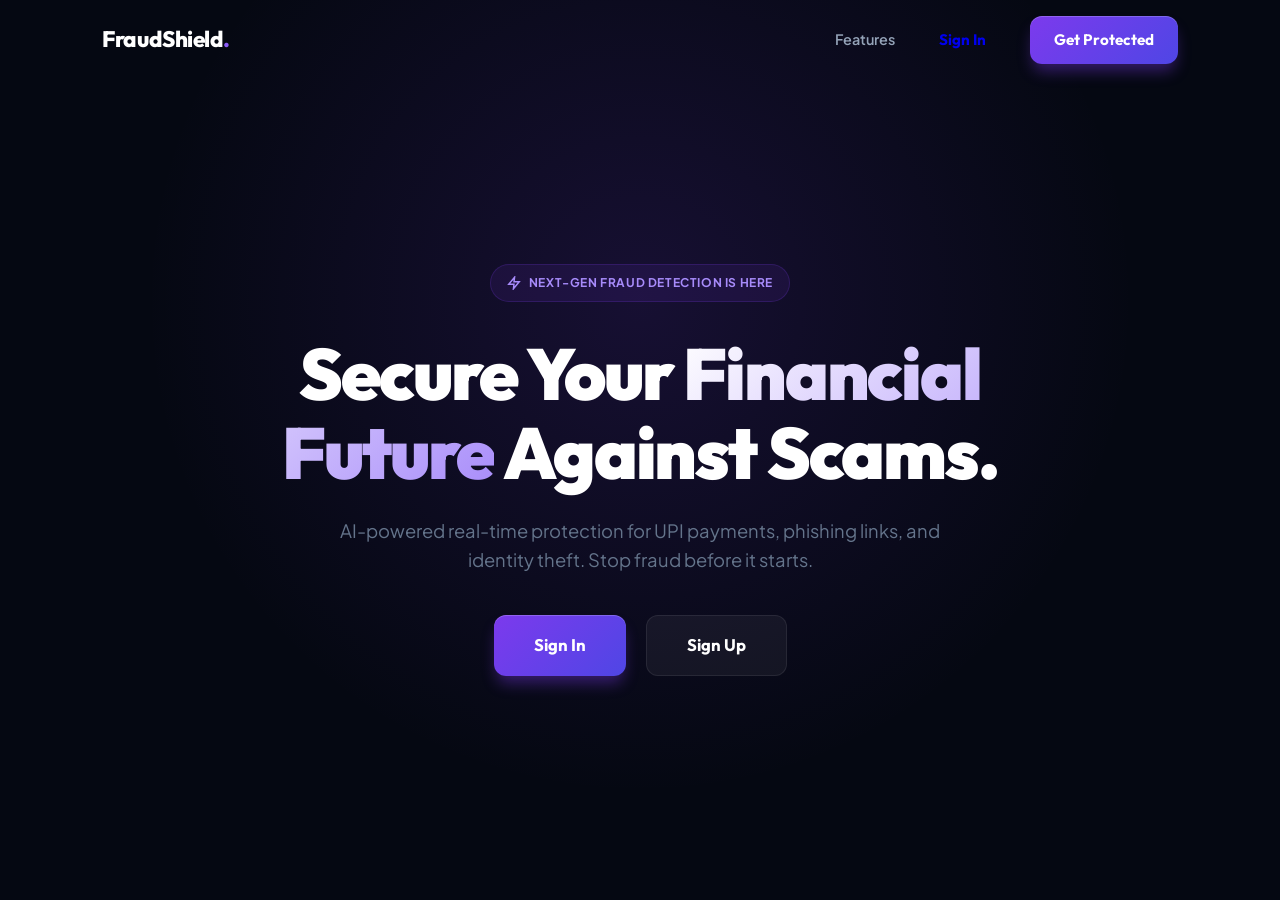
<file: index.html>
<!DOCTYPE html>
<html lang="en">
<head>
  <meta charset="UTF-8">
  <meta name="viewport" content="width=device-width, initial-scale=1.0, maximum-scale=1.0, user-scalable=no, viewport-fit=cover">
  <title>FraudShield – Your AI Security Guardian</title>
  <meta name="description" content="AI-powered real-time protection for your digital transactions and identity.">
  <link rel="stylesheet" href="styles/main.css">
  <link rel="stylesheet" href="styles/mobile.css">
  <style>
    /* Splashy Hero Enhancements */
    .hero-section {
      position: relative; padding: 120px 5% 80px;
      min-height: 100vh; display: flex; flex-direction: column; align-items: center; justify-content: center;
      text-align: center; overflow: hidden;
    }
    
    .hero-glow {
      position: absolute; width: 1000px; height: 1000px;
      background: radial-gradient(circle, rgba(124, 58, 237, 0.15) 0%, transparent 70%);
      top: -200px; z-index: -1; animation: drift 20s infinite alternate;
    }
    @keyframes drift { from { transform: translate(-50px, -50px); } to { transform: translate(50px, 50px); } }

    .nav-premium {
      position: fixed; top: 0; left:0; right:0; height: 80px;
      display: flex; align-items: center; justify-content: space-between;
      padding: 0 8%; z-index: 1000; transition: 0.3s;
    }
    .nav-scrolled { background: rgba(5, 8, 18, 0.8); backdrop-filter: blur(20px); border-bottom: 1px solid var(--border); }
    
    .logo-text { font-family: var(--fhead); font-weight: 800; font-size: 1.4rem; letter-spacing: -0.02em; color: #fff; }
    .logo-dot { color: var(--violet); }

    .hero-badge {
      display: inline-flex; align-items: center; gap: 8px;
      padding: 8px 16px; border-radius: 100px;
      background: rgba(124, 58, 237, 0.1); border: 1px solid rgba(124, 58, 237, 0.2);
      font-size: 0.75rem; font-weight: 700; color: var(--violet-lt);
      margin-bottom: 2rem; letter-spacing: 0.05em; text-transform: uppercase;
    }

    .hero-h1 {
      font-family: var(--fhead); font-size: clamp(2.5rem, 8vw, 4.5rem);
      font-weight: 900; line-height: 1.1; margin-bottom: 1.5rem;
      max-width: 900px; letter-spacing: -0.03em;
    }
    .hero-h1 span {
      background: linear-gradient(135deg, #fff 0%, #a78bfa 100%);
      -webkit-background-clip: text; -webkit-text-fill-color: transparent;
    }

    .hero-desc {
      font-size: 1.125rem; color: var(--t2); line-height: 1.7;
      max-width: 680px; margin-bottom: 2.5rem;
    }

    .hero-visual {
      position: relative; margin-top: 4rem; width: 100%; max-width: 1080px;
      padding: 2rem; background: rgba(255,255,255,0.02);
      border-radius: 32px; border: 1px solid var(--border);
      box-shadow: 0 40px 100px -20px rgba(0,0,0,0.8);
      animation: float 6s ease-in-out infinite;
    }
    @keyframes float { 0%, 100% { transform: translateY(0); } 50% { transform: translateY(-20px); } }

    .preview-card {
      background: rgba(13, 17, 34, 0.8); border-radius: 20px;
      padding: 2rem; border: 1px solid var(--border); text-align: left;
    }

    /* Grid of Stats */
    .hero-stats {
      display: grid; grid-template-columns: repeat(3, 1fr); gap: 2rem;
      margin-top: 4rem; width: 100%; max-width: 800px;
    }
    .stat-card { text-align: center; }
    .stat-val { font-family: var(--fhead); font-size: 2.5rem; font-weight: 800; color: #fff; }
    .stat-label { font-size: 0.875rem; color: var(--t3); font-weight: 600; text-transform: uppercase; }

  </style>
</head>
<body>

  <nav class="nav-premium" id="mainNav">
    <div class="logo-text">FraudShield<span class="logo-dot">.</span></div>
    <div style="display:flex; gap:1.5rem; align-items:center">
      <a href="#features" style="color:var(--t2); text-decoration:none; font-size:0.9rem; font-weight:600">Features</a>
      <a href="login.html" class="btn btn-ghost" style="padding: 10px 20px">Sign In</a>
      <a href="login.html" class="btn btn-primary">Get Protected</a>
    </div>
  </nav>

  <section class="hero-section">
    <div class="hero-glow"></div>
    
    <div class="hero-badge anim-up">
      <svg width="14" height="14" viewBox="0 0 24 24" fill="none" stroke="currentColor" stroke-width="2.5"><polygon points="13,2 3,14 12,14 11,22 21,10 12,10 13,2"/></svg>
      Next-Gen Fraud Detection is Here
    </div>

    <h1 class="hero-h1 anim-up" style="animation-delay: 0.1s">
      Secure Your <span>Financial Future</span> Against Scams.
    </h1>
    
    <p style="color:var(--t3); font-size:1.15rem; max-width:600px; line-height:1.6; margin-bottom: 2.5rem" class="anim-up" style="animation-delay: 0.2s">
      AI-powered real-time protection for UPI payments, phishing links, and identity theft. Stop fraud before it starts.
    </p>

    <div class="hero-ctas anim-up" style="animation-delay: 0.3s; display:flex; gap:1.25rem">
      <a href="login.html?mode=signin" class="btn btn-primary" style="padding:16px 40px; font-size:1.05rem">Sign In</a>
      <a href="login.html?mode=signup" class="btn btn-secondary" style="padding:16px 40px; font-size:1.05rem">Sign Up</a>
    </div>
  </section>

  <script>
    window.addEventListener('scroll', () => {
      const nav = document.getElementById('mainNav');
      if (window.scrollY > 50) nav.classList.add('nav-scrolled');
      else nav.classList.remove('nav-scrolled');
    });
  </script>
</body>
</html>
</file>
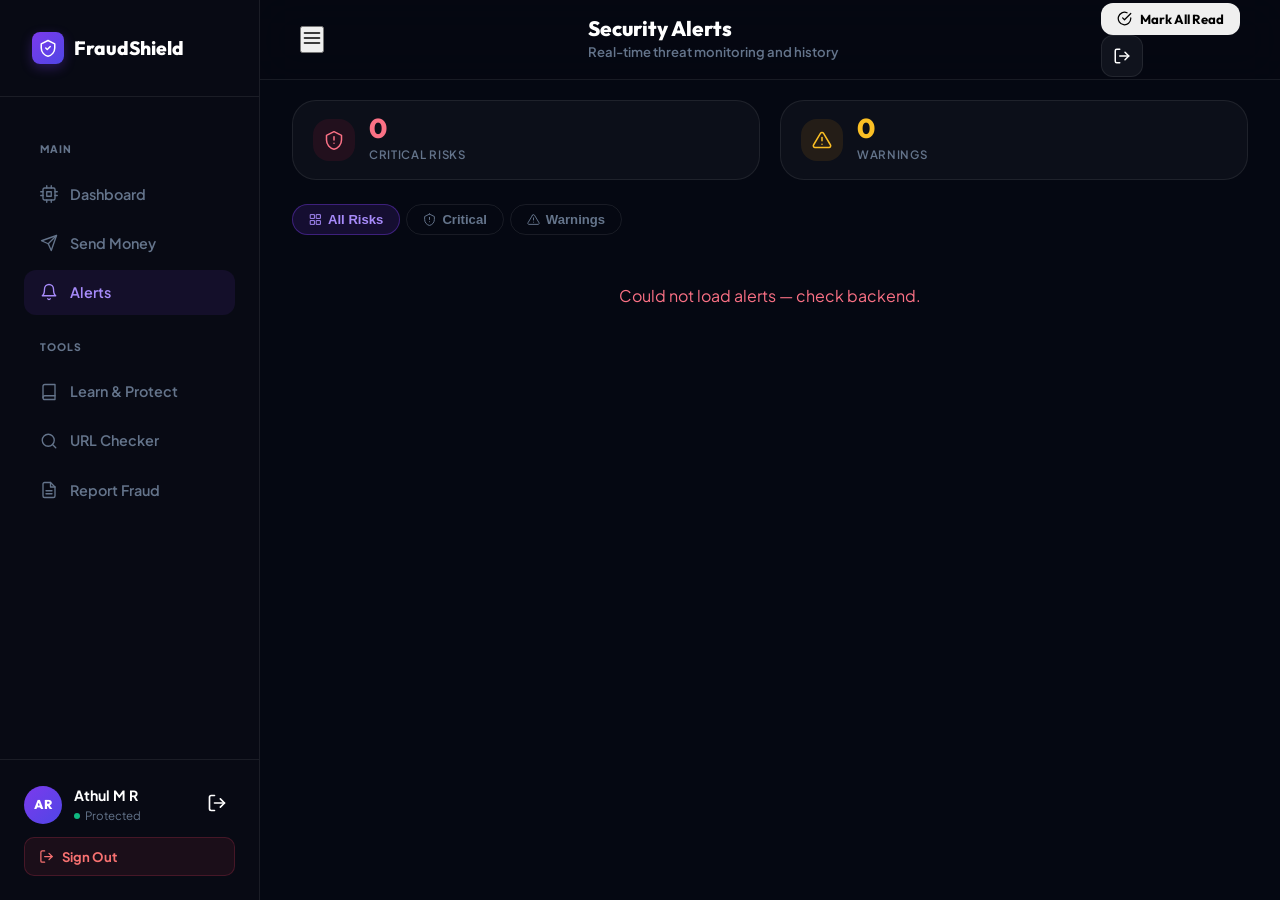
<file: alerts.html>
<!DOCTYPE html>
<html lang="en">
<head>
  <meta charset="UTF-8"/>
  <meta name="viewport" content="width=device-width, initial-scale=1.0, maximum-scale=1.0, user-scalable=no, viewport-fit=cover"/>
  <title>Security Alerts – FraudShield</title>
  <meta name="description" content="Review and manage all your security alerts and fraud warnings."/>
  <link rel="stylesheet" href="styles/main.css"/>
  <link rel="stylesheet" href="styles/dashboard.css"/>
  <link rel="stylesheet" href="styles/mobile.css"/>
</head>
<body>
<div class="app-body">

<aside class="sidebar" id="sidebar">
  <div class="sidebar-header">
    <a href="index.html" class="sidebar-logo">
      <div class="logo-icon">
        <svg width="18" height="18" viewBox="0 0 24 24" fill="none" stroke="white" stroke-width="2" stroke-linecap="round" stroke-linejoin="round"><path d="M12 2L3 6.5v5.5C3 17.5 7 22 12 23c5-1 9-5.5 9-11V6.5L12 2z"/><polyline points="9,12 11,14 15,10"/></svg>
      </div>
      <span class="logo-text">FraudShield</span>
    </a>
  </div>
  <nav class="sidebar-nav">
    <div class="nav-section-label">Main</div>
    <a href="dashboard.html" class="nav-item">
      <svg width="18" height="18" viewBox="0 0 24 24" fill="none" stroke="currentColor" stroke-width="1.8" stroke-linecap="round" stroke-linejoin="round" class="icon"><rect x="4" y="4" width="16" height="16" rx="2"/><rect x="9" y="9" width="6" height="6"/><line x1="9" y1="1" x2="9" y2="4"/><line x1="15" y1="1" x2="15" y2="4"/><line x1="9" y1="20" x2="9" y2="23"/><line x1="15" y1="20" x2="15" y2="23"/><line x1="20" y1="9" x2="23" y2="9"/><line x1="20" y1="14" x2="23" y2="14"/><line x1="1" y1="9" x2="4" y2="9"/><line x1="1" y1="14" x2="4" y2="14"/></svg>
      Dashboard
    </a>
    <a href="transaction.html" class="nav-item">
      <svg width="18" height="18" viewBox="0 0 24 24" fill="none" stroke="currentColor" stroke-width="1.8" stroke-linecap="round" stroke-linejoin="round" class="icon"><line x1="22" y1="2" x2="11" y2="13"/><polygon points="22,2 15,22 11,13 2,9 22,2"/></svg>
      Send Money
    </a>
    <a href="alerts.html" class="nav-item active">
      <svg width="18" height="18" viewBox="0 0 24 24" fill="none" stroke="currentColor" stroke-width="1.8" stroke-linecap="round" stroke-linejoin="round" class="icon"><path d="M18 8A6 6 0 006 8c0 7-3 9-3 9h18s-3-2-3-9"/><path d="M13.73 21a2 2 0 01-3.46 0"/></svg>
      Alerts
      <span class="nav-badge" id="alertBadge" style="display:none">0</span>
    </a>
    <div class="nav-section-label">Tools</div>
    <a href="learn.html" class="nav-item">
      <svg width="18" height="18" viewBox="0 0 24 24" fill="none" stroke="currentColor" stroke-width="1.8" stroke-linecap="round" stroke-linejoin="round" class="icon"><path d="M4 19.5A2.5 2.5 0 016.5 17H20"/><path d="M6.5 2H20v20H6.5A2.5 2.5 0 014 19.5v-15A2.5 2.5 0 016.5 2z"/></svg>
      Learn &amp; Protect
    </a>
    <a href="checker.html" class="nav-item">
      <svg width="18" height="18" viewBox="0 0 24 24" fill="none" stroke="currentColor" stroke-width="1.8" stroke-linecap="round" stroke-linejoin="round" class="icon"><circle cx="11" cy="11" r="8"/><line x1="21" y1="21" x2="16.65" y2="16.65"/></svg>
      URL Checker
    </a>
    <a href="report.html" class="nav-item">
      <svg width="18" height="18" viewBox="0 0 24 24" fill="none" stroke="currentColor" stroke-width="1.8" stroke-linecap="round" stroke-linejoin="round" class="icon"><path d="M14 2H6a2 2 0 00-2 2v16a2 2 0 002 2h12a2 2 0 002-2V8z"/><polyline points="14,2 14,8 20,8"/><line x1="16" y1="13" x2="8" y2="13"/><line x1="16" y1="17" x2="8" y2="17"/></svg>
      Report Fraud
    </a>
  </nav>
        <div class="sidebar-footer">
        <div class="sidebar-user" style="display: flex; align-items: center; justify-content: space-between; width: 100%;">
          <div style="display: flex; align-items: center; gap: 12px;">
            <div class="user-avatar" id="sidebarAvatar">AM</div>
            <div>
              <div class="user-name" id="sidebarName">Athul M R</div>
              <div class="user-status">
                <span class="status-dot"></span> Protected
              </div>
            </div>
          </div>
          <button onclick="logout()" style="background: none; border: none; color: var(--danger); cursor: pointer; padding: 8px;" title="Log Out">
            <svg width="20" height="20" viewBox="0 0 24 24" fill="none" stroke="currentColor" stroke-width="2" stroke-linecap="round" stroke-linejoin="round">
              <path d="M9 21H5a2 2 0 0 1-2-2V5a2 2 0 0 1 2-2h4"></path>
              <polyline points="16 17 21 12 16 7"></polyline>
              <line x1="21" y1="12" x2="9" y2="12"></line>
            </svg>
          </button>
        </div>
      </div>
</aside>

<main class="main-content">
  <header class="topbar">
    <button class="menu-toggle" onclick="toggleSidebar()">
      <svg width="20" height="20" viewBox="0 0 24 24" fill="none" stroke="currentColor" stroke-width="2" stroke-linecap="round" stroke-linejoin="round"><line x1="3" y1="12" x2="21" y2="12"/><line x1="3" y1="6" x2="21" y2="6"/><line x1="3" y1="18" x2="21" y2="18"/></svg>
    </button>
    <div class="topbar-title">
      <h1>Security Alerts</h1>
      <p style="font-size:0.82rem;color:var(--t3);margin-top:2px">Real-time threat monitoring and history</p>
    </div>
    <div class="topbar-end">
      <button class="btn btn-ghost" id="markAllReadBtn" onclick="markAllRead()" style="font-size:0.82rem;padding:8px 16px">
        <svg width="15" height="15" viewBox="0 0 24 24" fill="none" stroke="currentColor" stroke-width="2" stroke-linecap="round" stroke-linejoin="round"><path d="M22 11.08V12a10 10 0 11-5.93-9.14"/><polyline points="22,4 12,14.01 9,11.01"/></svg>
        Mark All Read
      </button>
          <button class="icon-btn" onclick="logout()" title="Log Out" style="color: var(--danger);">
            <svg width="18" height="18" viewBox="0 0 24 24" fill="none" stroke="currentColor" stroke-width="2" stroke-linecap="round" stroke-linejoin="round">
              <path d="M9 21H5a2 2 0 0 1-2-2V5a2 2 0 0 1 2-2h4"></path>
              <polyline points="16 17 21 12 16 7"></polyline>
              <line x1="21" y1="12" x2="9" y2="12"></line>
            </svg>
          </button>
        </div>
      </header>

  <div class="page-body">

    <!-- Summary Bar -->
    <div class="alerts-summary-bar" style="grid-template-columns: 1fr 1fr; gap: 1.25rem; margin-bottom: 1.5rem">
      <div class="summary-tile">
        <div class="summary-tile-icon si-crimson">
          <svg width="20" height="20" viewBox="0 0 24 24" fill="none" stroke="currentColor" stroke-width="1.8" stroke-linecap="round" stroke-linejoin="round"><path d="M12 2L3 6.5v5.5C3 17.5 7 22 12 23c5-1 9-5.5 9-11V6.5L12 2z"/><line x1="12" y1="8" x2="12" y2="12"/><line x1="12" y1="16" x2="12.01" y2="16"/></svg>
        </div>
        <div>
          <div class="stile-count" style="color:var(--crimson-lt)" id="cnt-critical">0</div>
          <div class="stile-label">Critical Risks</div>
        </div>
      </div>
      <div class="summary-tile">
        <div class="summary-tile-icon si-amber">
          <svg width="20" height="20" viewBox="0 0 24 24" fill="none" stroke="currentColor" stroke-width="1.8" stroke-linecap="round" stroke-linejoin="round"><path d="M10.29 3.86L1.82 18a2 2 0 001.71 3h16.94a2 2 0 001.71-3L13.71 3.86a2 2 0 00-3.42 0z"/><line x1="12" y1="9" x2="12" y2="13"/><line x1="12" y1="17" x2="12.01" y2="17"/></svg>
        </div>
        <div>
          <div class="stile-count" style="color:var(--amber-lt)" id="cnt-warning">0</div>
          <div class="stile-label">Warnings</div>
        </div>
      </div>
    </div>

    <!-- Filter Tabs -->
    <div class="filter-tabs anim-up" id="filterTabs">
      <button class="filter-tab active" data-filter="all" onclick="filterAlerts('all',this)">
        <svg width="13" height="13" viewBox="0 0 24 24" fill="none" stroke="currentColor" stroke-width="1.8" stroke-linecap="round" stroke-linejoin="round"><rect x="3" y="3" width="7" height="7"/><rect x="14" y="3" width="7" height="7"/><rect x="14" y="14" width="7" height="7"/><rect x="3" y="14" width="7" height="7"/></svg>
        All Risks
      </button>
      <button class="filter-tab" data-filter="critical" onclick="filterAlerts('critical',this)">
        <svg width="13" height="13" viewBox="0 0 24 24" fill="none" stroke="currentColor" stroke-width="1.8" stroke-linecap="round" stroke-linejoin="round"><path d="M12 2L3 6.5v5.5C3 17.5 7 22 12 23c5-1 9-5.5 9-11V6.5L12 2z"/><line x1="12" y1="8" x2="12" y2="12"/><line x1="12" y1="16" x2="12.01" y2="16"/></svg>
        Critical
      </button>
      <button class="filter-tab" data-filter="warning" onclick="filterAlerts('warning',this)">
        <svg width="13" height="13" viewBox="0 0 24 24" fill="none" stroke="currentColor" stroke-width="1.8" stroke-linecap="round" stroke-linejoin="round"><path d="M10.29 3.86L1.82 18a2 2 0 001.71 3h16.94a2 2 0 001.71-3L13.71 3.86a2 2 0 00-3.42 0z"/><line x1="12" y1="9" x2="12" y2="13"/><line x1="12" y1="17" x2="12.01" y2="17"/></svg>
        Warnings
      </button>
    </div>

    <!-- Alert List -->
    <div id="alertsContainer" style="display:flex;flex-direction:column;gap:0.875rem;margin-bottom:2rem"></div>

  </div>
</main>
</div><!-- /.app-body -->

<!-- Alert Detail Modal -->
<div class="modal-overlay" id="alertModal">
  <div class="modal-box" style="max-width:560px">
    <button class="modal-close-btn" onclick="closeModal('alertModal')">
      <svg width="14" height="14" viewBox="0 0 24 24" fill="none" stroke="currentColor" stroke-width="2" stroke-linecap="round" stroke-linejoin="round"><line x1="18" y1="6" x2="6" y2="18"/><line x1="6" y1="6" x2="18" y2="18"/></svg>
    </button>
    <div id="alertModalContent"></div>
  </div>
</div>

<script src="js/app.js"></script>
<script src="js/icons.js"></script>
<script src="js/auth.js"></script>
<script src="js/alerts.js?v=3.0"></script>
<script>
  // Bootstrap: runs after ALL scripts — no DOMContentLoaded race
  (function() {
    const user = JSON.parse(localStorage.getItem('fraudshield_session') || 'null');
    if (!user || !user.id) {
      console.warn('Alerts page: no session');
      return;
    }
    console.log('Alerts bootstrap: loading for user', user.id);
    fetchAlerts(user.id);
  })();
</script>
</body>
</html>
</file>
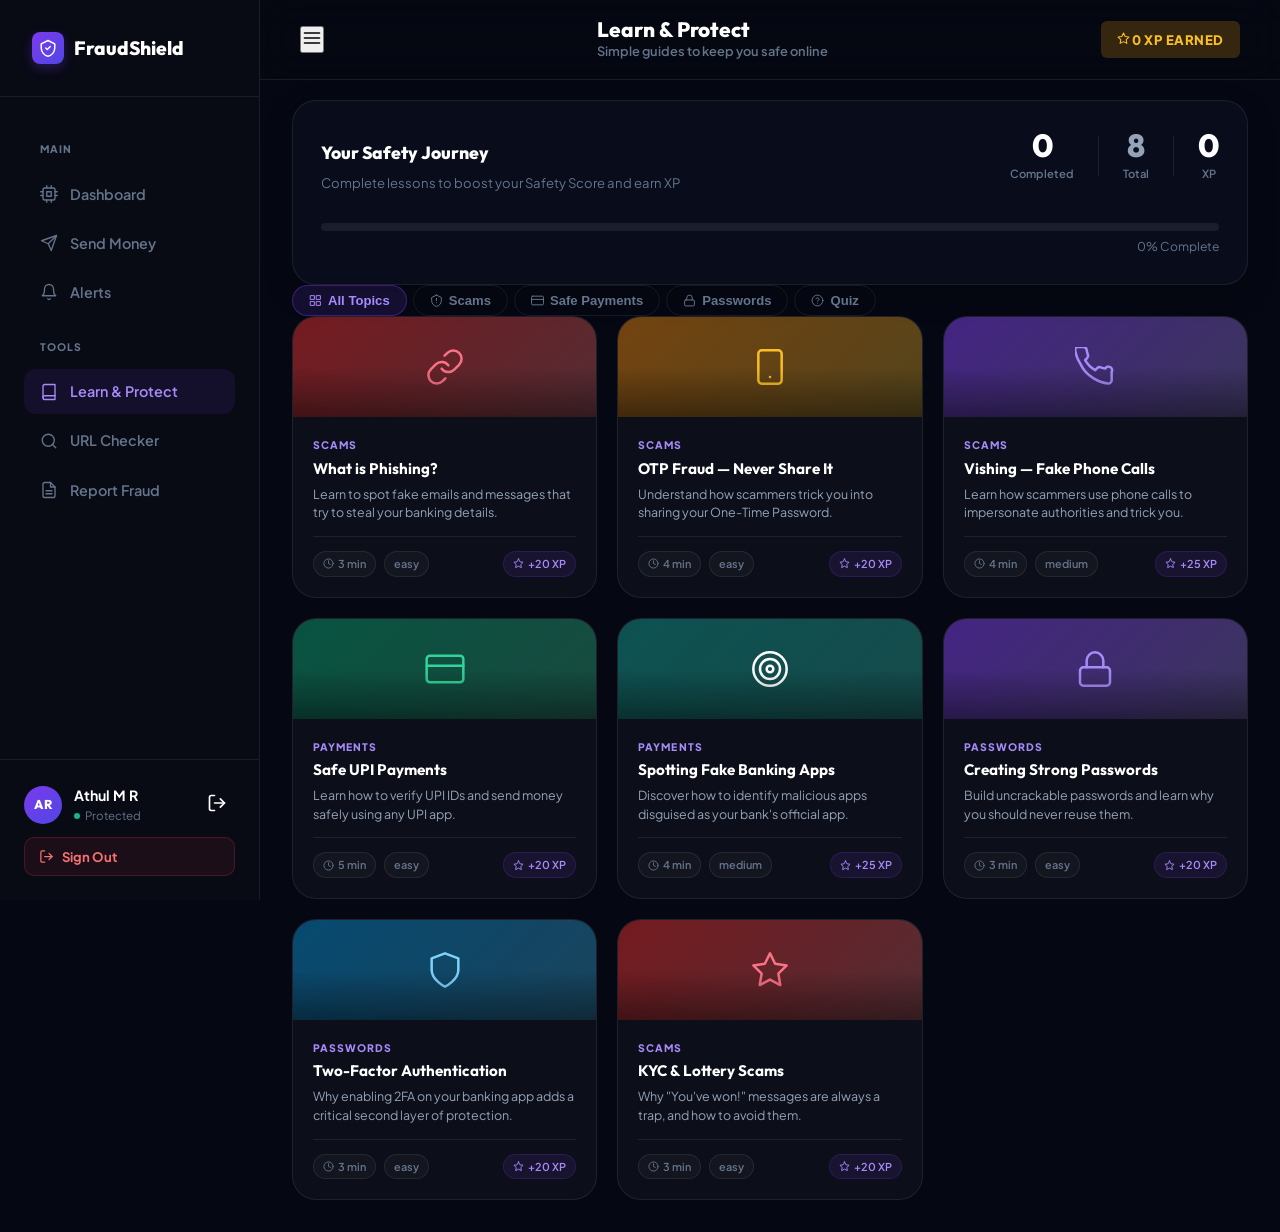
<file: learn.html>
<!DOCTYPE html>
<html lang="en">
<head>
  <meta charset="UTF-8"/>
  <meta name="viewport" content="width=device-width, initial-scale=1.0, maximum-scale=1.0, user-scalable=no, viewport-fit=cover"/>
  <title>Learn &amp; Protect – FraudShield</title>
  <meta name="description" content="Learn to protect yourself from scams, phishing, and digital fraud through short, simple guides."/>
  <link rel="stylesheet" href="styles/main.css"/>
  <link rel="stylesheet" href="styles/dashboard.css"/>
  <link rel="stylesheet" href="styles/mobile.css"/>
</head>
<body>
<div class="app-body">

<aside class="sidebar" id="sidebar">
  <div class="sidebar-header">
    <a href="index.html" class="sidebar-logo">
      <div class="logo-icon">
        <svg width="18" height="18" viewBox="0 0 24 24" fill="none" stroke="white" stroke-width="2" stroke-linecap="round" stroke-linejoin="round"><path d="M12 2L3 6.5v5.5C3 17.5 7 22 12 23c5-1 9-5.5 9-11V6.5L12 2z"/><polyline points="9,12 11,14 15,10"/></svg>
      </div>
      <span class="logo-text">FraudShield</span>
    </a>
  </div>
  <nav class="sidebar-nav">
    <div class="nav-section-label">Main</div>
    <a href="dashboard.html" class="nav-item">
      <svg width="18" height="18" viewBox="0 0 24 24" fill="none" stroke="currentColor" stroke-width="1.8" stroke-linecap="round" stroke-linejoin="round" class="icon"><rect x="4" y="4" width="16" height="16" rx="2"/><rect x="9" y="9" width="6" height="6"/><line x1="9" y1="1" x2="9" y2="4"/><line x1="15" y1="1" x2="15" y2="4"/><line x1="9" y1="20" x2="9" y2="23"/><line x1="15" y1="20" x2="15" y2="23"/><line x1="20" y1="9" x2="23" y2="9"/><line x1="20" y1="14" x2="23" y2="14"/><line x1="1" y1="9" x2="4" y2="9"/><line x1="1" y1="14" x2="4" y2="14"/></svg>
      Dashboard
    </a>
    <a href="transaction.html" class="nav-item">
      <svg width="18" height="18" viewBox="0 0 24 24" fill="none" stroke="currentColor" stroke-width="1.8" stroke-linecap="round" stroke-linejoin="round" class="icon"><line x1="22" y1="2" x2="11" y2="13"/><polygon points="22,2 15,22 11,13 2,9 22,2"/></svg>
      Send Money
    </a>
    <a href="alerts.html" class="nav-item">
      <svg width="18" height="18" viewBox="0 0 24 24" fill="none" stroke="currentColor" stroke-width="1.8" stroke-linecap="round" stroke-linejoin="round" class="icon"><path d="M18 8A6 6 0 006 8c0 7-3 9-3 9h18s-3-2-3-9"/><path d="M13.73 21a2 2 0 01-3.46 0"/></svg>
      Alerts
    </a>
    <div class="nav-section-label">Tools</div>
    <a href="learn.html" class="nav-item active">
      <svg width="18" height="18" viewBox="0 0 24 24" fill="none" stroke="currentColor" stroke-width="1.8" stroke-linecap="round" stroke-linejoin="round" class="icon"><path d="M4 19.5A2.5 2.5 0 016.5 17H20"/><path d="M6.5 2H20v20H6.5A2.5 2.5 0 014 19.5v-15A2.5 2.5 0 016.5 2z"/></svg>
      Learn &amp; Protect
    </a>
    <a href="checker.html" class="nav-item">
      <svg width="18" height="18" viewBox="0 0 24 24" fill="none" stroke="currentColor" stroke-width="1.8" stroke-linecap="round" stroke-linejoin="round" class="icon"><circle cx="11" cy="11" r="8"/><line x1="21" y1="21" x2="16.65" y2="16.65"/></svg>
      URL Checker
    </a>
    <a href="report.html" class="nav-item">
      <svg width="18" height="18" viewBox="0 0 24 24" fill="none" stroke="currentColor" stroke-width="1.8" stroke-linecap="round" stroke-linejoin="round" class="icon"><path d="M14 2H6a2 2 0 00-2 2v16a2 2 0 002 2h12a2 2 0 002-2V8z"/><polyline points="14,2 14,8 20,8"/><line x1="16" y1="13" x2="8" y2="13"/><line x1="16" y1="17" x2="8" y2="17"/></svg>
      Report Fraud
    </a>
  </nav>
        <div class="sidebar-footer">
        <div class="sidebar-user" style="display: flex; align-items: center; justify-content: space-between; width: 100%;">
          <div style="display: flex; align-items: center; gap: 12px;">
            <div class="user-avatar" id="sidebarAvatar">AM</div>
            <div>
              <div class="user-name" id="sidebarName">Athul M R</div>
              <div class="user-status">
                <span class="status-dot"></span> Protected
              </div>
            </div>
          </div>
          <button onclick="logout()" style="background: none; border: none; color: var(--danger); cursor: pointer; padding: 8px;" title="Log Out">
            <svg width="20" height="20" viewBox="0 0 24 24" fill="none" stroke="currentColor" stroke-width="2" stroke-linecap="round" stroke-linejoin="round">
              <path d="M9 21H5a2 2 0 0 1-2-2V5a2 2 0 0 1 2-2h4"></path>
              <polyline points="16 17 21 12 16 7"></polyline>
              <line x1="21" y1="12" x2="9" y2="12"></line>
            </svg>
          </button>
        </div>
      </div>
</aside>

<main class="main-content">
  <header class="topbar">
    <button class="menu-toggle" onclick="toggleSidebar()">
      <svg width="20" height="20" viewBox="0 0 24 24" fill="none" stroke="currentColor" stroke-width="2" stroke-linecap="round" stroke-linejoin="round"><line x1="3" y1="12" x2="21" y2="12"/><line x1="3" y1="6" x2="21" y2="6"/><line x1="3" y1="18" x2="21" y2="18"/></svg>
    </button>
    <div class="topbar-title">
      <h1>Learn &amp; Protect</h1>
      <span>Simple guides to keep you safe online</span>
    </div>
    <div class="topbar-end">
      <div class="chip chip-amber" id="xpBadge" style="padding:8px 16px;font-size:0.82rem">
        <svg width="13" height="13" viewBox="0 0 24 24" fill="none" stroke="currentColor" stroke-width="2" stroke-linecap="round" stroke-linejoin="round"><polygon points="12,2 15.09,8.26 22,9.27 17,14.14 18.18,21.02 12,17.77 5.82,21.02 7,14.14 2,9.27 8.91,8.26 12,2"/></svg>
        <span id="totalXpDisplay">0</span> XP Earned
      </div>
    </div>
  </header>

  <div class="page-body">

    <!-- Progress Card -->
    <div class="glass-card journey-card anim-up">
      <div style="display:flex;align-items:center;justify-content:space-between;flex-wrap:wrap;gap:1.5rem;margin-bottom:1.25rem">
        <div>
          <h2 style="font-family:var(--fhead);font-size:1.1rem;font-weight:800;color:var(--t1);margin-bottom:4px">Your Safety Journey</h2>
          <p style="font-size:0.82rem;color:var(--t3)">Complete lessons to boost your Safety Score and earn XP</p>
        </div>
        <div class="journey-meta" style="gap:1.5rem">
          <div class="j-stat">
            <div class="j-stat-val g-text" id="completedCount">0</div>
            <div class="j-stat-lable">Completed</div>
          </div>
          <div style="width:1px;height:40px;background:var(--border)"></div>
          <div class="j-stat">
            <div class="j-stat-val" style="color:var(--t2)">8</div>
            <div class="j-stat-lable">Total</div>
          </div>
          <div style="width:1px;height:40px;background:var(--border)"></div>
          <div class="j-stat">
            <div class="j-stat-val g-text" id="totalXP">0</div>
            <div class="j-stat-lable">XP</div>
          </div>
        </div>
      </div>
      <div class="j-progress-bar"><div class="j-fill" id="overallProgress" style="width:0%"></div></div>
      <div class="j-pct" id="progressPct">0% Complete</div>
    </div>

    <!-- Tab Filters -->
    <div class="mod-tabs anim-up" id="modTabs">
      <button class="mod-tab active" data-cat="all" onclick="filterLessons('all',this)">
        <svg width="13" height="13" viewBox="0 0 24 24" fill="none" stroke="currentColor" stroke-width="1.8" stroke-linecap="round" stroke-linejoin="round"><rect x="3" y="3" width="7" height="7"/><rect x="14" y="3" width="7" height="7"/><rect x="14" y="14" width="7" height="7"/><rect x="3" y="14" width="7" height="7"/></svg>
        All Topics
      </button>
      <button class="mod-tab" data-cat="scams" onclick="filterLessons('scams',this)">
        <svg width="13" height="13" viewBox="0 0 24 24" fill="none" stroke="currentColor" stroke-width="1.8" stroke-linecap="round" stroke-linejoin="round"><path d="M12 2L3 6.5v5.5C3 17.5 7 22 12 23c5-1 9-5.5 9-11V6.5L12 2z"/><line x1="12" y1="8" x2="12" y2="12"/><line x1="12" y1="16" x2="12.01" y2="16"/></svg>
        Scams
      </button>
      <button class="mod-tab" data-cat="payments" onclick="filterLessons('payments',this)">
        <svg width="13" height="13" viewBox="0 0 24 24" fill="none" stroke="currentColor" stroke-width="1.8" stroke-linecap="round" stroke-linejoin="round"><rect x="1" y="4" width="22" height="16" rx="2" ry="2"/><line x1="1" y1="10" x2="23" y2="10"/></svg>
        Safe Payments
      </button>
      <button class="mod-tab" data-cat="passwords" onclick="filterLessons('passwords',this)">
        <svg width="13" height="13" viewBox="0 0 24 24" fill="none" stroke="currentColor" stroke-width="1.8" stroke-linecap="round" stroke-linejoin="round"><rect x="3" y="11" width="18" height="11" rx="2" ry="2"/><path d="M7 11V7a5 5 0 0110 0v4"/></svg>
        Passwords
      </button>
      <button class="mod-tab" data-cat="quiz" onclick="filterLessons('quiz',this)">
        <svg width="13" height="13" viewBox="0 0 24 24" fill="none" stroke="currentColor" stroke-width="1.8" stroke-linecap="round" stroke-linejoin="round"><circle cx="12" cy="12" r="10"/><path d="M9.09 9a3 3 0 015.83 1c0 2-3 3-3 3"/><line x1="12" y1="17" x2="12.01" y2="17"/></svg>
        Quiz
      </button>
    </div>

    <!-- Lessons Grid -->
    <div class="lessons-grid anim-up" id="lessonsGrid"></div>

    <!-- Quiz Section -->
    <div id="quizSection" style="display:none">
      <div class="glass-card col-card">
        <div class="section-head" style="margin-bottom:1.75rem">
          <h2>
            <svg width="17" height="17" viewBox="0 0 24 24" fill="none" stroke="currentColor" stroke-width="1.8" stroke-linecap="round" stroke-linejoin="round" class="icon"><circle cx="12" cy="12" r="10"/><path d="M9.09 9a3 3 0 015.83 1c0 2-3 3-3 3"/><line x1="12" y1="17" x2="12.01" y2="17"/></svg>
            Safety Knowledge Quiz
          </h2>
          <span class="chip chip-violet" id="quizScoreDisplay">0 / 0 Correct</span>
        </div>
        <div class="quiz-wrap" id="quizContent"></div>
      </div>
    </div>

  </div>
</main>
</div>

<!-- Lesson Modal -->
<div class="modal-overlay" id="lessonModal">
  <div class="modal-box" style="max-width:640px">
    <button class="modal-close-btn" onclick="closeModal('lessonModal')">
      <svg width="14" height="14" viewBox="0 0 24 24" fill="none" stroke="currentColor" stroke-width="2" stroke-linecap="round" stroke-linejoin="round"><line x1="18" y1="6" x2="6" y2="18"/><line x1="6" y1="6" x2="18" y2="18"/></svg>
    </button>
    <div class="lesson-modal-wrap" id="lessonModalContent"></div>
    <div class="lesson-modal-foot" id="lessonModalFoot"></div>
  </div>
</div>

<script src="js/app.js"></script>
<script src="js/icons.js"></script>
<script src="js/auth.js"></script>
<script src="js/learn.js"></script>
</body>
</html>
</file>
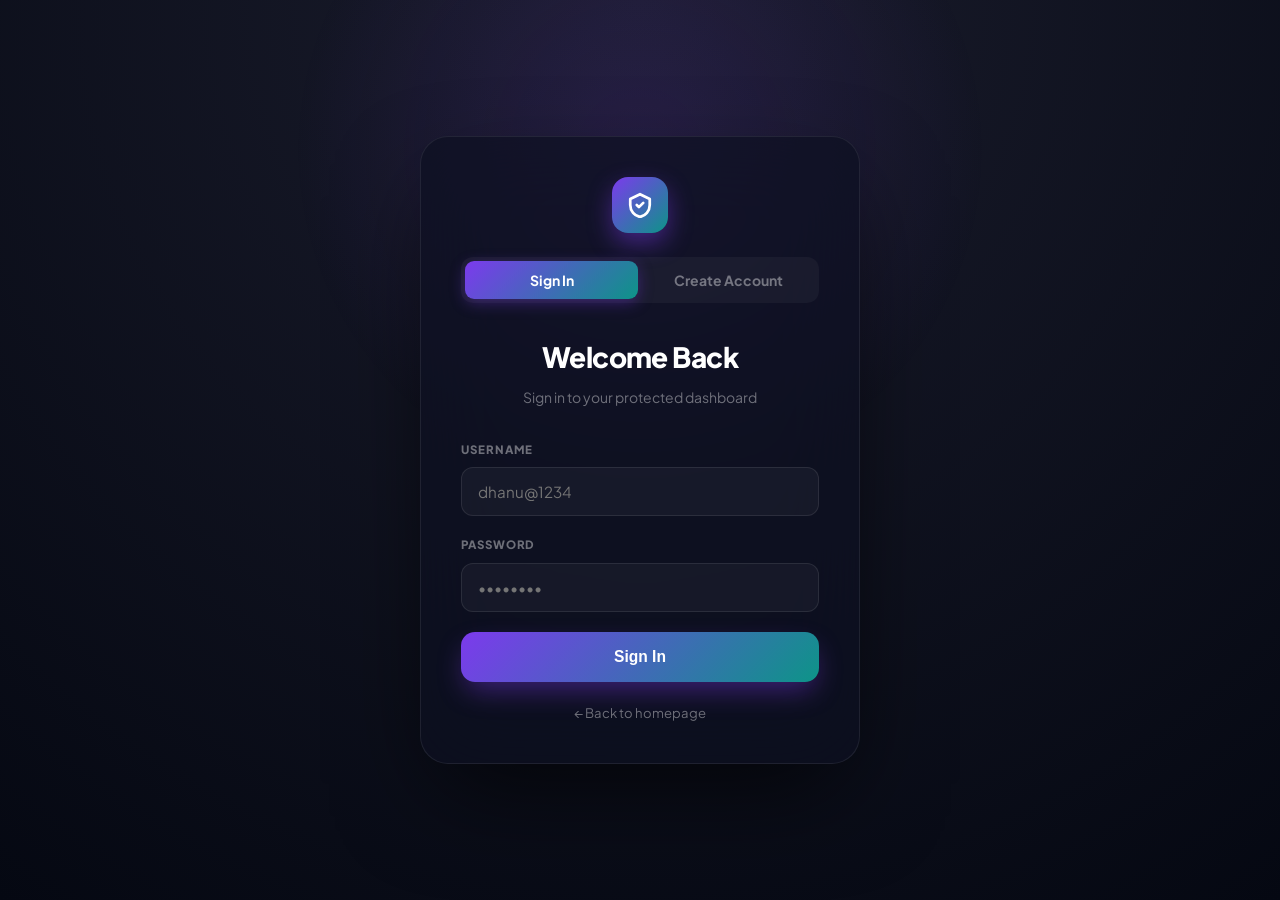
<file: login.html>
<!DOCTYPE html>
<html lang="en">
<head>
  <meta charset="UTF-8">
  <meta name="viewport" content="width=device-width, initial-scale=1.0">
  <title>Sign In – FraudShield</title>
  <link rel="stylesheet" href="styles/main.css">
  <style>
    body {
      background: radial-gradient(circle at 50% 0%, #1a1c2c 0%, #050812 100%);
      display: flex; align-items: center; justify-content: center;
      min-height: 100vh; margin: 0; padding: 1rem; box-sizing: border-box;
    }
    .auth-glow {
      position: fixed; width: 700px; height: 700px;
      background: radial-gradient(circle, rgba(124,58,237,0.14) 0%, transparent 70%);
      top: -200px; left: 50%; transform: translateX(-50%); z-index: -1;
      animation: gDrift 12s ease-in-out infinite alternate;
    }
    @keyframes gDrift { from{transform:translateX(-55%)} to{transform:translateX(-45%)} }
    .auth-container {
      width: 100%; max-width: 440px; padding: 2.5rem;
      background: rgba(13,17,34,0.7); backdrop-filter: blur(40px);
      -webkit-backdrop-filter: blur(40px); border: 1px solid rgba(255,255,255,0.08);
      border-radius: 28px; box-shadow: 0 40px 100px -20px rgba(0,0,0,0.7);
      animation: authIn 0.7s cubic-bezier(0.16,1,0.3,1);
    }
    @keyframes authIn { from{opacity:0;transform:translateY(30px) scale(0.96)} to{opacity:1;transform:none} }
    .logo-badge {
      width: 56px; height: 56px; background: linear-gradient(135deg,#7c3aed,#0d9488);
      border-radius: 16px; display: flex; align-items: center; justify-content: center;
      margin: 0 auto 1.5rem; box-shadow: 0 10px 25px rgba(124,58,237,0.45);
    }
    .auth-tabs {
      display: flex; gap: 4px; background: rgba(255,255,255,0.04);
      border-radius: 12px; padding: 4px; margin-bottom: 2rem;
    }
    .auth-tab {
      flex: 1; padding: 10px; border-radius: 9px; border: none; cursor: pointer;
      font-size: 0.875rem; font-weight: 700; transition: all 0.25s;
      font-family: inherit; color: rgba(255,255,255,0.4); background: transparent;
    }
    .auth-tab.active { background: linear-gradient(135deg,#7c3aed,#0d9488); color: #fff; box-shadow: 0 4px 15px rgba(124,58,237,0.35); }
    .auth-title { font-size: 1.75rem; font-weight: 800; text-align: center; margin-bottom: 0.4rem; letter-spacing: -0.02em; color: #fff; }
    .auth-subtitle { color: rgba(255,255,255,0.4); text-align: center; margin-bottom: 2rem; font-size: 0.875rem; }
    .form-label { display: block; font-size: 0.72rem; font-weight: 800; color: rgba(255,255,255,0.4); text-transform: uppercase; margin-bottom: 0.5rem; letter-spacing: 0.08em; }
    .input-wrap { position: relative; margin-bottom: 1.25rem; }
    .auth-input {
      width: 100%; padding: 14px 16px; background: rgba(255,255,255,0.04);
      border: 1px solid rgba(255,255,255,0.09); border-radius: 12px;
      font-size: 0.95rem; color: #fff; transition: all 0.25s;
      box-sizing: border-box; font-family: inherit;
    }
    .auth-input:focus { outline: none; border-color: rgba(124,58,237,0.5); background: rgba(124,58,237,0.05); }
    .btn-auth {
      width: 100%; padding: 16px; background: linear-gradient(135deg,#7c3aed,#0d9488); border: none;
      border-radius: 14px; color: #fff; font-size: 0.975rem; font-weight: 800;
      cursor: pointer; transition: 0.25s; margin-top: 0.5rem;
      box-shadow: 0 12px 28px -5px rgba(124,58,237,0.45);
      display: flex; align-items: center; justify-content: center; gap: 8px;
    }
    .btn-auth:hover { opacity: 0.92; transform: translateY(-1px); }
    .btn-auth:disabled { opacity: 0.6; cursor: not-allowed; transform: none; }
    .err-box {
      padding: 12px 14px; background: rgba(244,63,94,0.08);
      border: 1px solid rgba(244,63,94,0.2); border-radius: 10px;
      color: #f87171; font-size: 0.82rem; font-weight: 600;
      margin-bottom: 1.25rem; display: none;
    }
    .err-box.show { display: block; }
    .ok-box {
      padding: 12px 14px; background: rgba(16,185,129,0.08);
      border: 1px solid rgba(16,185,129,0.2); border-radius: 10px;
      color: #34d399; font-size: 0.82rem; font-weight: 600;
      margin-bottom: 1.25rem; display: none;
    }
    .ok-box.show { display: block; }
    .back-link { display: block; text-align: center; font-size: 0.82rem; color: rgba(255,255,255,0.4); text-decoration: none; margin-top: 1.25rem; }
    .back-link:hover { color: #fff; }
    #panelLogin, #panelSignup { display: none; }
    #panelLogin.active, #panelSignup.active { display: block; }
    @keyframes spin { from{transform:rotate(0deg)} to{transform:rotate(360deg)} }
    .spin { display: inline-block; width: 16px; height: 16px; border: 2px solid rgba(255,255,255,0.4); border-top-color: #fff; border-radius: 50%; animation: spin 0.7s linear infinite; }
  </style>
</head>
<body>
  <div class="auth-glow"></div>
  <div class="auth-container">
    <div class="logo-badge">
      <svg width="26" height="26" viewBox="0 0 24 24" fill="none" stroke="white" stroke-width="2.5" stroke-linecap="round" stroke-linejoin="round">
        <path d="M12 2L3 6.5v5.5C3 17.5 7 22 12 23c5-1 9-5.5 9-11V6.5L12 2z"/>
        <polyline points="9,12 11,14 15,10"/>
      </svg>
    </div>
    <div class="auth-tabs">
      <button class="auth-tab active" id="tabLogin" onclick="switchTab('login')">Sign In</button>
      <button class="auth-tab" id="tabSignup" onclick="switchTab('signup')">Create Account</button>
    </div>
    <div class="err-box" id="errBox"></div>
    <div class="ok-box" id="okBox"></div>

    <!-- LOGIN -->
    <div id="panelLogin" class="active">
      <h1 class="auth-title">Welcome Back</h1>
      <p class="auth-subtitle">Sign in to your protected dashboard</p>
      <form id="loginForm">
        <div class="input-wrap">
          <label class="form-label">Username</label>
          <input type="text" id="loginEmail" class="auth-input" placeholder="dhanu@1234" required>
        </div>
        <div class="input-wrap">
          <label class="form-label">Password</label>
          <input type="password" id="loginPassword" class="auth-input" placeholder="••••••••" required>
        </div>
        <button type="submit" class="btn-auth" id="loginBtn">Sign In</button>
      </form>
    </div>

    <!-- SIGNUP -->
    <div id="panelSignup">
      <h1 class="auth-title">Create Account</h1>
      <p class="auth-subtitle">Your personal AI guard for UPI &amp; Payments</p>
      <form id="signupForm">
        <div class="input-wrap">
          <label class="form-label">Full Name</label>
          <input type="text" id="signupName" class="auth-input" placeholder="Rahul Kumar" required>
        </div>
        <div class="input-wrap">
          <label class="form-label">Email / Username</label>
          <input type="text" id="signupEmail" class="auth-input" placeholder="you@example.com" required>
        </div>
        <div class="input-wrap">
          <label class="form-label">Create Password</label>
          <input type="password" id="signupPassword" class="auth-input" placeholder="Min. 4 characters" required>
        </div>
        <button type="submit" class="btn-auth" id="signupBtn">Create My Account</button>
      </form>
    </div>
    <a href="index.html" class="back-link">← Back to homepage</a>
  </div>

  <!-- NO external JS dependencies — 100% self-contained -->
  <script>
    var BACKEND = 'http://localhost:5001/api';

    // Clean up stale keys
    localStorage.removeItem('fraudshield_user');
    localStorage.removeItem('fraudshield_users');

    function switchTab(t) {
      document.getElementById('panelLogin').className  = t === 'login' ? 'active' : '';
      document.getElementById('panelSignup').className = t === 'signup' ? 'active' : '';
      document.getElementById('tabLogin').className    = 'auth-tab' + (t === 'login' ? ' active' : '');
      document.getElementById('tabSignup').className   = 'auth-tab' + (t === 'signup' ? ' active' : '');
      document.getElementById('errBox').className = 'err-box';
      document.getElementById('okBox').className  = 'ok-box';
    }

    function showErr(msg) { var b=document.getElementById('errBox'); b.textContent=msg; b.className='err-box show'; document.getElementById('okBox').className='ok-box'; }
    function showOk(msg)  { var b=document.getElementById('okBox');  b.textContent=msg; b.className='ok-box show';  document.getElementById('errBox').className='err-box'; }

    // ── LOGIN ──
    document.getElementById('loginForm').onsubmit = function(e) {
      e.preventDefault();
      var email = document.getElementById('loginEmail').value.trim();
      var pass  = document.getElementById('loginPassword').value;
      if (!email || !pass) { showErr('Please fill in all fields.'); return; }

      var btn = document.getElementById('loginBtn');
      btn.disabled = true;
      btn.innerHTML = '<span class="spin"></span> Signing in...';

      fetch(BACKEND + '/auth/login', {
        method: 'POST',
        headers: { 'Content-Type': 'application/json' },
        body: JSON.stringify({ username: email, password: pass })
      })
      .then(function(res) { return res.json(); })
      .then(function(data) {
        if (data.success && data.user) {
          localStorage.setItem('fraudshield_session', JSON.stringify(data.user));
          showOk('Welcome back, ' + data.user.fullName + '! Redirecting...');
          setTimeout(function() { window.location.href = 'dashboard.html'; }, 800);
        } else {
          showErr(data.detail || 'Invalid username or password.');
          btn.disabled = false;
          btn.innerHTML = 'Sign In';
        }
      })
      .catch(function(err) {
        console.error('Login error:', err);
        showErr('Cannot reach server. Is the backend running on port 5001?');
        btn.disabled = false;
        btn.innerHTML = 'Sign In';
      });
    };

    // ── SIGNUP ──
    document.getElementById('signupForm').onsubmit = function(e) {
      e.preventDefault();
      var name  = document.getElementById('signupName').value.trim();
      var email = document.getElementById('signupEmail').value.trim();
      var pass  = document.getElementById('signupPassword').value;
      if (!name || !email || !pass) { showErr('Please fill in all fields.'); return; }
      if (pass.length < 4) { showErr('Password must be at least 4 characters.'); return; }

      var btn = document.getElementById('signupBtn');
      btn.disabled = true;
      btn.innerHTML = '<span class="spin"></span> Creating account...';

      fetch(BACKEND + '/auth/register', {
        method: 'POST',
        headers: { 'Content-Type': 'application/json' },
        body: JSON.stringify({ username: email, password: pass, fullName: name })
      })
      .then(function(res) { return res.json(); })
      .then(function(data) {
        if (data.success) {
          // Auto-login
          return fetch(BACKEND + '/auth/login', {
            method: 'POST',
            headers: { 'Content-Type': 'application/json' },
            body: JSON.stringify({ username: email, password: pass })
          }).then(function(r) { return r.json(); }).then(function(loginData) {
            if (loginData.success) {
              localStorage.setItem('fraudshield_session', JSON.stringify(loginData.user));
            }
            showOk('Account created! Redirecting to dashboard...');
            setTimeout(function() { window.location.href = 'dashboard.html'; }, 800);
          });
        } else {
          showErr(data.detail || 'Registration failed. Try a different username.');
          btn.disabled = false;
          btn.innerHTML = 'Create My Account';
        }
      })
      .catch(function(err) {
        console.error('Signup error:', err);
        showErr('Cannot reach server. Is the backend running on port 5001?');
        btn.disabled = false;
        btn.innerHTML = 'Create My Account';
      });
    };

    // Handle ?tab=signup
    if (new URLSearchParams(location.search).get('tab') === 'signup') switchTab('signup');
  </script>
</body>
</html>
</file>
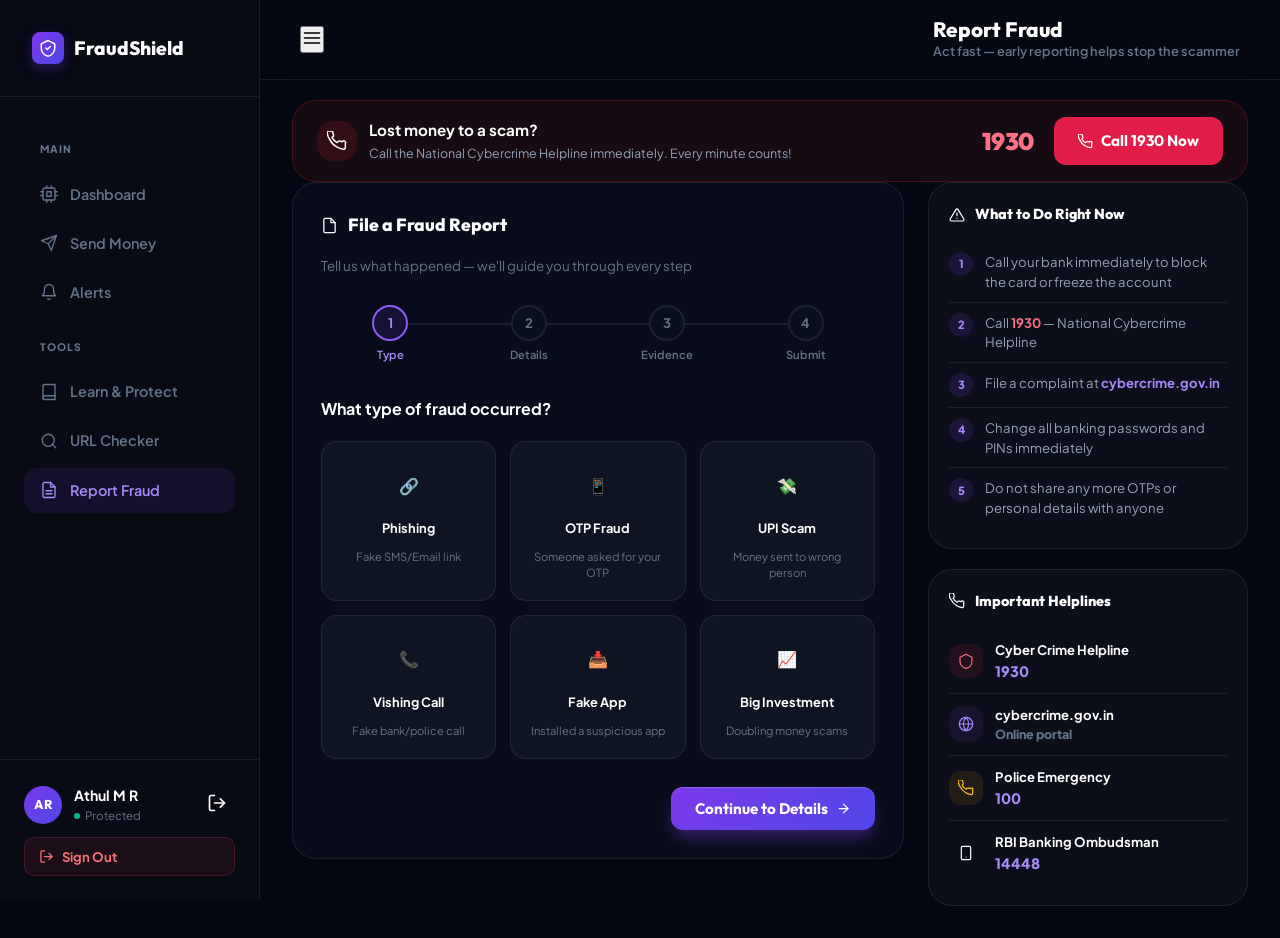
<file: report.html>
<!DOCTYPE html>
<html lang="en">
<head>
  <meta charset="UTF-8"/>
  <meta name="viewport" content="width=device-width, initial-scale=1.0, maximum-scale=1.0, user-scalable=no, viewport-fit=cover"/>
  <title>Report Fraud – FraudShield</title>
  <meta name="description" content="Report a cyber fraud or scam. We guide you step by step and connect you to the right authorities."/>
  <link rel="stylesheet" href="styles/main.css"/>
  <link rel="stylesheet" href="styles/dashboard.css"/>
  <link rel="stylesheet" href="styles/mobile.css"/>
</head>
<body>
<div class="app-body">

<aside class="sidebar" id="sidebar">
  <div class="sidebar-header">
    <a href="index.html" class="sidebar-logo">
      <div class="logo-icon">
        <svg width="18" height="18" viewBox="0 0 24 24" fill="none" stroke="white" stroke-width="2" stroke-linecap="round" stroke-linejoin="round"><path d="M12 2L3 6.5v5.5C3 17.5 7 22 12 23c5-1 9-5.5 9-11V6.5L12 2z"/><polyline points="9,12 11,14 15,10"/></svg>
      </div>
      <span class="logo-text">FraudShield</span>
    </a>
  </div>
  <nav class="sidebar-nav">
    <div class="nav-section-label">Main</div>
    <a href="dashboard.html" class="nav-item">
      <svg width="18" height="18" viewBox="0 0 24 24" fill="none" stroke="currentColor" stroke-width="1.8" stroke-linecap="round" stroke-linejoin="round" class="icon"><rect x="4" y="4" width="16" height="16" rx="2"/><rect x="9" y="9" width="6" height="6"/><line x1="9" y1="1" x2="9" y2="4"/><line x1="15" y1="1" x2="15" y2="4"/><line x1="9" y1="20" x2="9" y2="23"/><line x1="15" y1="20" x2="15" y2="23"/><line x1="20" y1="9" x2="23" y2="9"/><line x1="20" y1="14" x2="23" y2="14"/><line x1="1" y1="9" x2="4" y2="9"/><line x1="1" y1="14" x2="4" y2="14"/></svg>
      Dashboard
    </a>
    <a href="transaction.html" class="nav-item">
      <svg width="18" height="18" viewBox="0 0 24 24" fill="none" stroke="currentColor" stroke-width="1.8" stroke-linecap="round" stroke-linejoin="round" class="icon"><line x1="22" y1="2" x2="11" y2="13"/><polygon points="22,2 15,22 11,13 2,9 22,2"/></svg>
      Send Money
    </a>
    <a href="alerts.html" class="nav-item">
      <svg width="18" height="18" viewBox="0 0 24 24" fill="none" stroke="currentColor" stroke-width="1.8" stroke-linecap="round" stroke-linejoin="round" class="icon"><path d="M18 8A6 6 0 006 8c0 7-3 9-3 9h18s-3-2-3-9"/><path d="M13.73 21a2 2 0 01-3.46 0"/></svg>
      Alerts
    </a>
    <div class="nav-section-label">Tools</div>
    <a href="learn.html" class="nav-item">
      <svg width="18" height="18" viewBox="0 0 24 24" fill="none" stroke="currentColor" stroke-width="1.8" stroke-linecap="round" stroke-linejoin="round" class="icon"><path d="M4 19.5A2.5 2.5 0 016.5 17H20"/><path d="M6.5 2H20v20H6.5A2.5 2.5 0 014 19.5v-15A2.5 2.5 0 016.5 2z"/></svg>
      Learn &amp; Protect
    </a>
    <a href="checker.html" class="nav-item">
      <svg width="18" height="18" viewBox="0 0 24 24" fill="none" stroke="currentColor" stroke-width="1.8" stroke-linecap="round" stroke-linejoin="round" class="icon"><circle cx="11" cy="11" r="8"/><line x1="21" y1="21" x2="16.65" y2="16.65"/></svg>
      URL Checker
    </a>
    <a href="report.html" class="nav-item active">
      <svg width="18" height="18" viewBox="0 0 24 24" fill="none" stroke="currentColor" stroke-width="1.8" stroke-linecap="round" stroke-linejoin="round" class="icon"><path d="M14 2H6a2 2 0 00-2 2v16a2 2 0 002 2h12a2 2 0 002-2V8z"/><polyline points="14,2 14,8 20,8"/><line x1="16" y1="13" x2="8" y2="13"/><line x1="16" y1="17" x2="8" y2="17"/></svg>
      Report Fraud
    </a>
  </nav>
        <div class="sidebar-footer">
        <div class="sidebar-user" style="display: flex; align-items: center; justify-content: space-between; width: 100%;">
          <div style="display: flex; align-items: center; gap: 12px;">
            <div class="user-avatar" id="sidebarAvatar">AM</div>
            <div>
              <div class="user-name" id="sidebarName">Athul M R</div>
              <div class="user-status">
                <span class="status-dot"></span> Protected
              </div>
            </div>
          </div>
          <button onclick="logout()" style="background: none; border: none; color: var(--danger); cursor: pointer; padding: 8px;" title="Log Out">
            <svg width="20" height="20" viewBox="0 0 24 24" fill="none" stroke="currentColor" stroke-width="2" stroke-linecap="round" stroke-linejoin="round">
              <path d="M9 21H5a2 2 0 0 1-2-2V5a2 2 0 0 1 2-2h4"></path>
              <polyline points="16 17 21 12 16 7"></polyline>
              <line x1="21" y1="12" x2="9" y2="12"></line>
            </svg>
          </button>
        </div>
      </div>
</aside>

<main class="main-content">
  <header class="topbar">
    <button class="menu-toggle" onclick="toggleSidebar()">
      <svg width="20" height="20" viewBox="0 0 24 24" fill="none" stroke="currentColor" stroke-width="2" stroke-linecap="round" stroke-linejoin="round"><line x1="3" y1="12" x2="21" y2="12"/><line x1="3" y1="6" x2="21" y2="6"/><line x1="3" y1="18" x2="21" y2="18"/></svg>
    </button>
    <div class="topbar-title">
      <h1>Report Fraud</h1>
      <span>Act fast — early reporting helps stop the scammer</span>
    </div>
  </header>

  <div class="page-body">

    <!-- Emergency Bar -->
    <div class="emergency-bar anim-up">
      <div class="emergency-bar-left">
        <div class="emergency-icon">
          <svg width="20" height="20" viewBox="0 0 24 24" fill="none" stroke="currentColor" stroke-width="1.8" stroke-linecap="round" stroke-linejoin="round"><path d="M22 16.92v3a2 2 0 01-2.18 2 19.79 19.79 0 01-8.63-3.07A19.5 19.5 0 013.07 9.8 19.79 19.79 0 01.01 1.18 2 2 0 012 0h3a2 2 0 012 1.72c.127.96.361 1.903.7 2.81a2 2 0 01-.45 2.11L6.09 7.91a16 16 0 006 6l1.27-1.27a2 2 0 012.11-.45c.907.339 1.85.573 2.81.7A2 2 0 0122 14.92z"/></svg>
        </div>
        <div>
          <div class="emergency-title">Lost money to a scam?</div>
          <div class="emergency-sub">Call the National Cybercrime Helpline immediately. Every minute counts!</div>
        </div>
      </div>
      <div style="display:flex;align-items:center;gap:1.25rem">
        <div class="emergency-num">1930</div>
        <a href="tel:1930" class="btn btn-danger" style="white-space:nowrap">
          <svg width="15" height="15" viewBox="0 0 24 24" fill="none" stroke="currentColor" stroke-width="2" stroke-linecap="round" stroke-linejoin="round"><path d="M22 16.92v3a2 2 0 01-2.18 2 19.79 19.79 0 01-8.63-3.07A19.5 19.5 0 013.07 9.8 19.79 19.79 0 01.01 1.18 2 2 0 012 0h3a2 2 0 012 1.72c.127.96.361 1.903.7 2.81a2 2 0 01-.45 2.11L6.09 7.91a16 16 0 006 6l1.27-1.27a2 2 0 012.11-.45c.907.339 1.85.573 2.81.7A2 2 0 0122 14.92z"/></svg>
          Call 1930 Now
        </a>
      </div>
    </div>

    <!-- Report Columns -->
    <div class="report-columns anim-up">
      <!-- Main Form -->
      <div class="glass-card report-card">
        <div class="section-head" style="margin-bottom:1.75rem">
          <h2>
            <svg width="17" height="17" viewBox="0 0 24 24" fill="none" stroke="currentColor" stroke-width="1.8" stroke-linecap="round" stroke-linejoin="round" class="icon"><path d="M14 2H6a2 2 0 00-2 2v16a2 2 0 002 2h12a2 2 0 002-2V8z"/><polyline points="14,2 14,8 20,8"/></svg>
            File a Fraud Report
          </h2>
        </div>
        <p style="font-size:0.84rem;color:var(--t3);margin-bottom:1.75rem;margin-top:-0.75rem">Tell us what happened — we'll guide you through every step</p>

        <!-- Step Indicator -->
        <div class="step-indicator" id="stepIndicator">
          <div class="rport-step active" id="step-ind-1">
            <div class="step-circle">1</div>
            <div class="step-text">Type</div>
          </div>
          <div class="rport-step" id="step-ind-2">
            <div class="step-circle">2</div>
            <div class="step-text">Details</div>
          </div>
          <div class="rport-step" id="step-ind-3">
            <div class="step-circle">3</div>
            <div class="step-text">Evidence</div>
          </div>
          <div class="rport-step" id="step-ind-4">
            <div class="step-circle">4</div>
            <div class="step-text">Submit</div>
          </div>
        </div>

        <!-- Step 1 -->
        <div class="step-body visible" id="stepBody1">
          <h3 style="font-size:1rem;font-weight:700;color:var(--t1);margin-bottom:1.25rem">What type of fraud occurred?</h3>
          <div class="fraud-type-grid" id="fraudTypeGrid"></div>
          <div style="margin-top:1.75rem;text-align:right">
            <button class="btn btn-primary" id="btnStep1Next" onclick="goToStep(2)" disabled>
              Continue to Details
              <svg width="15" height="15" viewBox="0 0 24 24" fill="none" stroke="currentColor" stroke-width="2" stroke-linecap="round" stroke-linejoin="round"><line x1="5" y1="12" x2="19" y2="12"/><polyline points="12,5 19,12 12,19"/></svg>
            </button>
          </div>
        </div>

        <!-- Step 2 -->
        <div class="step-body" id="stepBody2">
          <h3 style="font-size:1rem;font-weight:700;color:var(--t1);margin-bottom:1.25rem">What happened?</h3>
          <div class="form-group">
            <label class="form-label">Incident Date &amp; Approximate Time</label>
            <input type="datetime-local" id="fraudDate" class="form-input"/>
          </div>
          <div class="form-group">
            <label class="form-label">Amount Lost (₹)</label>
            <div class="amount-row">
              <span class="currency-prefix">₹</span>
              <input type="number" id="fraudAmount" placeholder="0" min="0"/>
            </div>
          </div>
          <div class="form-group">
            <label class="form-label">Suspect's Phone Number or UPI ID (if known)</label>
            <input type="text" id="scammerContact" class="form-input" placeholder="e.g. 9876543210 or prize.winner@pay"/>
          </div>
          <div class="form-group">
            <label class="form-label">Describe What Happened</label>
            <textarea id="fraudDescription" class="form-textarea" placeholder="Explain in your own words what happened — how you were contacted, what they said, and what you did…"></textarea>
          </div>
          <div style="display:flex;gap:0.875rem;justify-content:space-between;margin-top:1.5rem">
            <button class="btn btn-ghost" onclick="goToStep(1)">
              <svg width="15" height="15" viewBox="0 0 24 24" fill="none" stroke="currentColor" stroke-width="2" stroke-linecap="round" stroke-linejoin="round"><line x1="19" y1="12" x2="5" y2="12"/><polyline points="12,19 5,12 12,5"/></svg>
              Back
            </button>
            <button class="btn btn-primary" onclick="goToStep(3)">
              Continue to Evidence
              <svg width="15" height="15" viewBox="0 0 24 24" fill="none" stroke="currentColor" stroke-width="2" stroke-linecap="round" stroke-linejoin="round"><line x1="5" y1="12" x2="19" y2="12"/><polyline points="12,5 19,12 12,19"/></svg>
            </button>
          </div>
        </div>

        <!-- Step 3 -->
        <div class="step-body" id="stepBody3">
          <h3 style="font-size:1rem;font-weight:700;color:var(--t1);margin-bottom:1.25rem">Upload Evidence (optional)</h3>
          <div class="upload-zone" id="uploadZone" onclick="document.getElementById('fileInput').click()">
            <div class="upload-icon">
              <svg width="22" height="22" viewBox="0 0 24 24" fill="none" stroke="currentColor" stroke-width="1.8" stroke-linecap="round" stroke-linejoin="round"><polyline points="16,16 12,12 8,16"/><line x1="12" y1="12" x2="12" y2="21"/><path d="M20.39 18.39A5 5 0 0018 9h-1.26A8 8 0 103 16.3"/></svg>
            </div>
            <div class="upload-label">Click to upload screenshots or recordings</div>
            <div class="upload-sub">PNG, JPG, PDF, MP4 up to 10MB each</div>
            <input type="file" id="fileInput" multiple accept="image/*,application/pdf,video/*" style="display:none" onchange="handleFileUpload(this)"/>
          </div>
          <div id="uploadedFiles" style="margin-top:0.875rem;display:flex;flex-direction:column;gap:6px"></div>
          <div style="display:flex;gap:0.875rem;justify-content:space-between;margin-top:1.5rem">
            <button class="btn btn-ghost" onclick="goToStep(2)">
              <svg width="15" height="15" viewBox="0 0 24 24" fill="none" stroke="currentColor" stroke-width="2" stroke-linecap="round" stroke-linejoin="round"><line x1="19" y1="12" x2="5" y2="12"/><polyline points="12,19 5,12 12,5"/></svg>
              Back
            </button>
            <button class="btn btn-primary" onclick="goToStep(4)">
              Review Report
              <svg width="15" height="15" viewBox="0 0 24 24" fill="none" stroke="currentColor" stroke-width="2" stroke-linecap="round" stroke-linejoin="round"><line x1="5" y1="12" x2="19" y2="12"/><polyline points="12,5 19,12 12,19"/></svg>
            </button>
          </div>
        </div>

        <!-- Step 4 -->
        <div class="step-body" id="stepBody4">
          <h3 style="font-size:1rem;font-weight:700;color:var(--t1);margin-bottom:1.25rem">Review &amp; Submit</h3>
          <div id="reportPreview" style="display:flex;flex-direction:column;padding:1rem;background:rgba(255,255,255,0.025);border:1px solid var(--border);border-radius:var(--r-md);margin-bottom:1.25rem;gap:0"></div>
          <div class="edu-box" style="margin-bottom:1.5rem">
            <strong>What happens next?</strong> Your report is logged and a reference ID is generated. FraudShield will share guidance on next steps and connect you with cybercrime.gov.in.
          </div>
          <div style="display:flex;gap:0.875rem;justify-content:space-between">
            <button class="btn btn-ghost" onclick="goToStep(3)">
              <svg width="15" height="15" viewBox="0 0 24 24" fill="none" stroke="currentColor" stroke-width="2" stroke-linecap="round" stroke-linejoin="round"><line x1="19" y1="12" x2="5" y2="12"/><polyline points="12,19 5,12 12,5"/></svg>
              Back
            </button>
            <button class="btn btn-danger" id="btnSubmitReport" onclick="submitReport()">
              <svg width="15" height="15" viewBox="0 0 24 24" fill="none" stroke="currentColor" stroke-width="2" stroke-linecap="round" stroke-linejoin="round"><line x1="22" y1="2" x2="11" y2="13"/><polygon points="22,2 15,22 11,13 2,9 22,2"/></svg>
              Submit Fraud Report
            </button>
          </div>
        </div>
      </div>

      <!-- Sidebar Panel -->
      <div style="display:flex;flex-direction:column;gap:1.25rem">
        <!-- What to Do Right Now -->
        <div class="what-to-do-card">
          <div class="section-head" style="margin-bottom:1rem">
            <h2 style="font-size:0.9rem">
              <svg width="16" height="16" viewBox="0 0 24 24" fill="none" stroke="currentColor" stroke-width="1.8" stroke-linecap="round" stroke-linejoin="round" class="icon"><path d="M10.29 3.86L1.82 18a2 2 0 001.71 3h16.94a2 2 0 001.71-3L13.71 3.86a2 2 0 00-3.42 0z"/><line x1="12" y1="9" x2="12" y2="13"/><line x1="12" y1="17" x2="12.01" y2="17"/></svg>
              What to Do Right Now
            </h2>
          </div>
          <div class="wtd-step"><div class="wtd-num">1</div><div class="wtd-text">Call your bank immediately to block the card or freeze the account</div></div>
          <div class="wtd-step"><div class="wtd-num">2</div><div class="wtd-text">Call <strong style="color:var(--crimson-lt)">1930</strong> — National Cybercrime Helpline</div></div>
          <div class="wtd-step"><div class="wtd-num">3</div><div class="wtd-text">File a complaint at <strong style="color:var(--violet-lt)">cybercrime.gov.in</strong></div></div>
          <div class="wtd-step"><div class="wtd-num">4</div><div class="wtd-text">Change all banking passwords and PINs immediately</div></div>
          <div class="wtd-step"><div class="wtd-num">5</div><div class="wtd-text">Do not share any more OTPs or personal details with anyone</div></div>
        </div>

        <!-- Helplines -->
        <div class="what-to-do-card">
          <div class="section-head" style="margin-bottom:1rem">
            <h2 style="font-size:0.9rem">
              <svg width="16" height="16" viewBox="0 0 24 24" fill="none" stroke="currentColor" stroke-width="1.8" stroke-linecap="round" stroke-linejoin="round" class="icon"><path d="M22 16.92v3a2 2 0 01-2.18 2 19.79 19.79 0 01-8.63-3.07A19.5 19.5 0 013.07 9.8 19.79 19.79 0 01.01 1.18 2 2 0 012 0h3a2 2 0 012 1.72c.127.96.361 1.903.7 2.81a2 2 0 01-.45 2.11L6.09 7.91a16 16 0 006 6l1.27-1.27a2 2 0 012.11-.45c.907.339 1.85.573 2.81.7A2 2 0 0122 14.92z"/></svg>
              Important Helplines
            </h2>
          </div>
          <div class="helpline-item">
            <div class="helpline-icon si-crimson"><svg width="16" height="16" viewBox="0 0 24 24" fill="none" stroke="currentColor" stroke-width="1.8" stroke-linecap="round" stroke-linejoin="round"><path d="M12 2L3 6.5v5.5C3 17.5 7 22 12 23c5-1 9-5.5 9-11V6.5L12 2z"/></svg></div>
            <div><div class="helpline-name">Cyber Crime Helpline</div><div class="helpline-num">1930</div></div>
          </div>
          <div class="helpline-item">
            <div class="helpline-icon si-violet"><svg width="16" height="16" viewBox="0 0 24 24" fill="none" stroke="currentColor" stroke-width="1.8" stroke-linecap="round" stroke-linejoin="round"><circle cx="12" cy="12" r="10"/><line x1="2" y1="12" x2="22" y2="12"/><path d="M12 2a15.3 15.3 0 014 10 15.3 15.3 0 01-4 10 15.3 15.3 0 01-4-10 15.3 15.3 0 014-10z"/></svg></div>
            <div><div class="helpline-name">cybercrime.gov.in</div><div class="helpline-num" style="font-size:0.78rem;color:var(--t3);font-family:var(--fmono)">Online portal</div></div>
          </div>
          <div class="helpline-item">
            <div class="helpline-icon si-amber"><svg width="16" height="16" viewBox="0 0 24 24" fill="none" stroke="currentColor" stroke-width="1.8" stroke-linecap="round" stroke-linejoin="round"><path d="M22 16.92v3a2 2 0 01-2.18 2 19.79 19.79 0 01-8.63-3.07A19.5 19.5 0 013.07 9.8 19.79 19.79 0 01.01 1.18 2 2 0 012 0h3a2 2 0 012 1.72c.127.96.361 1.903.7 2.81a2 2 0 01-.45 2.11L6.09 7.91a16 16 0 006 6l1.27-1.27a2 2 0 012.11-.45c.907.339 1.85.573 2.81.7A2 2 0 0122 14.92z"/></svg></div>
            <div><div class="helpline-name">Police Emergency</div><div class="helpline-num">100</div></div>
          </div>
          <div class="helpline-item">
            <div class="helpline-icon si-sky"><svg width="16" height="16" viewBox="0 0 24 24" fill="none" stroke="currentColor" stroke-width="1.8" stroke-linecap="round" stroke-linejoin="round"><rect x="5" y="2" width="14" height="20" rx="2" ry="2"/><line x1="12" y1="18" x2="12.01" y2="18"/></svg></div>
            <div><div class="helpline-name">RBI Banking Ombudsman</div><div class="helpline-num">14448</div></div>
          </div>
        </div>
      </div>
    </div>

  </div>
</main>
</div>

<!-- Success Modal -->
<div class="modal-overlay" id="successModal">
  <div class="success-modal-box">
    <div class="success-icon-wrap">
      <svg width="36" height="36" viewBox="0 0 24 24" fill="none" stroke="currentColor" stroke-width="1.8" stroke-linecap="round" stroke-linejoin="round"><path d="M22 11.08V12a10 10 0 11-5.93-9.14"/><polyline points="22,4 12,14.01 9,11.01"/></svg>
    </div>
    <h2>Report Submitted</h2>
    <p style="color:var(--t2);margin:0.5rem 0 1.25rem;font-size:0.88rem;line-height:1.6">Your fraud report has been logged. Reference ID: <strong id="reportRefId" style="color:var(--violet-lt);font-family:var(--fmono)"></strong></p>
    <div style="padding:1rem;background:rgba(220,38,38,0.07);border:1px solid rgba(220,38,38,0.2);border-radius:var(--r-md);margin-bottom:1.25rem;text-align:left">
      <div style="font-size:0.82rem;font-weight:700;color:var(--crimson-lt);margin-bottom:6px">Immediate Next Step</div>
      <div id="reportNextSteps"></div>
    </div>
    <button class="btn btn-primary" onclick="closeModal('reportSuccessModal');resetForm()" style="width:100%">
      File Another Report
    </button>
  </div>
</div>

<script src="js/app.js"></script>
<script src="js/icons.js"></script>
<script src="js/auth.js"></script>
<script src="js/report.js"></script>
</body>
</html>
</file>
<file: styles/main.css>
@import url('https://fonts.googleapis.com/css2?family=Outfit:wght@300;400;600;700;800;900&family=Plus+Jakarta+Sans:wght@300;400;500;600;700;800&display=swap');

:root {
  /* Premium Dark Palette */
  --bg-deep: #050812;
  --bg-dark: #0a0d1d;
  --bg-glass: rgba(255, 255, 255, 0.03);
  --bg-card: rgba(13, 17, 34, 0.6);
  --border: rgba(255, 255, 255, 0.08);
  --border-hover: rgba(255, 255, 255, 0.15);
  
  /* Brand Gradients */
  --g-brand: linear-gradient(135deg, #7c3aed 0%, #4f46e5 100%);
  --g-glow: radial-gradient(circle at 50% 50%, rgba(124, 58, 237, 0.1) 0%, transparent 70%);
  
  /* Accent Colors */
  --violet: #8b5cf6;
  --violet-lt: #a78bfa;
  --emerald: #10b981;
  --emerald-lt: #34d399;
  --crimson: #e11d48;
  --crimson-lt: #fb7185;
  --amber: #f59e0b;
  --amber-lt: #fbbf24;
  --sky: #0ea5e9;
  --sky-lt: #7dd3fc;
  
  /* Tokens */
  --t1: #ffffff;
  --t2: #94a3b8;
  --t3: #64748b;
  --r-lg: 24px;
  --r-md: 16px;
  --r-sm: 12px;
  
  /* Fonts */
  --fhead: 'Outfit', sans-serif;
  --fbody: 'Plus Jakarta Sans', sans-serif;
}

* { margin: 0; padding: 0; box-sizing: border-box; }

body {
  background-color: var(--bg-deep);
  color: var(--t1);
  font-family: var(--fbody);
  line-height: 1.6;
  overflow-x: hidden;
  -webkit-font-smoothing: antialiased;
}

/* Glassmorphism Classes */
.glass {
  background: var(--bg-glass);
  backdrop-filter: blur(20px);
  -webkit-backdrop-filter: blur(20px);
  border: 1px solid var(--border);
}

.glow-text {
  background: linear-gradient(to bottom, #fff 30%, #94a3b8 100%);
  -webkit-background-clip: text;
  -webkit-text-fill-color: transparent;
}

/* Premium Buttons */
.btn {
  display: inline-flex; align-items: center; justify-content: center;
  padding: 12px 24px; border-radius: var(--r-sm);
  font-weight: 700; font-family: var(--fhead);
  cursor: pointer; transition: all 0.3s cubic-bezier(0.4, 0, 0.2, 1);
  text-decoration: none; border: none; font-size: 0.95rem; gap: 8px;
}

.btn-primary {
  background: var(--g-brand);
  color: #fff;
  box-shadow: 0 10px 15px -3px rgba(124, 58, 237, 0.4), inset 0 1px rgba(255,255,255,0.2);
}

.btn-primary:hover {
  transform: translateY(-2px);
  box-shadow: 0 20px 25px -5px rgba(124, 58, 237, 0.5);
}

.btn-secondary {
  background: rgba(255,255,255,0.05);
  color: var(--t1);
  border: 1px solid var(--border);
}

.btn-secondary:hover { background: rgba(255,255,255,0.1); border-color: var(--border-hover); }

/* Animation Utility */
.anim-up { 
  opacity: 0; 
  transform: translateY(10px); 
  animation: fadeInUp 0.4s ease-out forwards; 
}
.d1 { animation-delay: 0.1s; }
.d2 { animation-delay: 0.15s; }
.d3 { animation-delay: 0.2s; }
@keyframes fadeInUp { to { opacity: 1; transform: translateY(0); } }

/* Global Toast - Premium Minimalist */
#toast-container { position: fixed; bottom: 32px; right: 32px; z-index: 9999; display: flex; flex-direction: column; gap: 12px; }
.toast {
  padding: 16px 24px; border-radius: 16px;
  background: rgba(13, 17, 34, 0.9); backdrop-filter: blur(12px);
  border: 1px solid var(--border); color: #fff;
  font-weight: 600; font-size: 0.9rem;
  box-shadow: 0 20px 25px -5px rgba(0,0,0,0.5);
  display: flex; align-items: center; gap: 12px;
  transform: translateX(120%); transition: transform 0.4s cubic-bezier(0.4, 0, 0.2, 1);
}
.toast-success { border-left: 4px solid var(--emerald); }
.toast-danger { border-left: 4px solid var(--crimson); }
.toast-warning { border-left: 4px solid var(--amber); }

/* Custom Scrollbar */
::-webkit-scrollbar { width: 8px; }
::-webkit-scrollbar-track { background: var(--bg-deep); }
::-webkit-scrollbar-thumb { background: var(--border); border-radius: 10px; }
::-webkit-scrollbar-thumb:hover { background: var(--t3); }

/* ====================================================
   STRUCTURAL LAYOUT (For App Shell)
   ==================================================== */
.app-body { display: flex; min-height: 100vh; }

.sidebar {
  width: 260px; height: 100vh; position: fixed; left: 0; top: 0;
  background: #080a14; border-right: 1px solid var(--border);
  display: flex; flex-direction: column; z-index: 1000;
}

.main-content { margin-left: 260px; flex: 1; min-width: 0; position: relative; }
.page-body { padding: 1.25rem 2rem 2rem; max-width: 1400px; margin: 0 auto; }

/* Sidebar Components */
.sidebar-logo { display: flex; align-items: center; gap: 10px; text-decoration: none; }
.logo-icon { 
  width: 32px; height: 32px; background: var(--g-brand); border-radius: 8px;
  display: flex; align-items: center; justify-content: center;
  box-shadow: 0 4px 12px rgba(124, 58, 237, 0.3);
}
.sidebar-logo .logo-text { font-family: var(--fhead); font-weight: 800; font-size: 1.2rem; color: #fff; }

.nav-section-label { 
  font-size: 0.65rem; font-weight: 800; text-transform: uppercase; 
  color: var(--t3); letter-spacing: 0.1em; padding: 0 16px; margin: 20px 0 10px; 
}

.nav-badge {
  margin-left: auto; background: var(--crimson); color: #fff;
  font-size: 0.65rem; font-weight: 800; padding: 2px 6px; border-radius: 6px;
}

/* Sidebar Navigation */
.sidebar-header { padding: 2rem; border-bottom: 1px solid var(--border); }
.sidebar-nav { padding: 1.5rem; display: flex; flex-direction: column; gap: 4px; flex: 1; }
.nav-item {
  display: flex; align-items: center; gap: 12px;
  padding: 11px 16px; border-radius: 12px;
  color: var(--t3); text-decoration: none; font-weight: 600; font-size: 0.9rem;
  transition: all 0.2s;
}
.nav-item:hover { color: var(--t1); background: rgba(255,255,255,0.04); }
.nav-item.active { color: var(--violet-lt); background: rgba(124,58,237,0.1); }
.nav-item .icon { width: 18px; height: 18px; flex-shrink: 0; }

.sidebar-footer { padding: 1.5rem; border-top: 1px solid var(--border); }
.sidebar-user { display: flex; align-items: center; gap: 12px; }
.user-avatar { 
  width: 38px; height: 38px; border-radius: 50%; 
  background: var(--g-brand); display: flex; align-items: center; justify-content: center;
  font-family: var(--fhead); font-weight: 800; font-size: 0.8rem; color: #fff;
}
.user-name { font-size: 0.88rem; font-weight: 700; color: var(--t1); }
.user-status { font-size: 0.72rem; color: var(--t3); display: flex; align-items: center; gap: 5px; }
.status-dot { width: 6px; height: 6px; border-radius: 50%; background: var(--emerald); }

/* Topbar */
.topbar {
  height: 80px; padding: 0 2.5rem;
  display: flex; align-items: center; justify-content: space-between;
  border-bottom: 1px solid var(--border);
  position: sticky; top: 0; background: rgba(5,8,18,0.8); backdrop-filter: blur(20px);
  z-index: 900;
}
.topbar-title h1 { font-family: var(--fhead); font-size: 1.3rem; font-weight: 800; color: #fff; }
.topbar-title span { font-size: 0.8rem; color: var(--t3); font-weight: 600; }

/* Dashboard Cards System */
.glass-card {
  background: var(--bg-card); border-radius: var(--r-lg);
  border: 1px solid var(--border); box-shadow: 0 10px 30px rgba(0,0,0,0.2);
  padding: 1.5rem; overflow: hidden; position: relative;
}
.section-head { display: flex; justify-content: space-between; align-items: center; margin-bottom: 1.5rem; }
.section-head h2 { display: flex; align-items: center; gap: 10px; font-family: var(--fhead); font-size: 1.1rem; font-weight: 800; color: #fff; }

/* Grid System */
.two-col { display: grid; grid-template-columns: 1fr 1fr; gap: 1.5rem; }
@media (max-width: 1024px) { .two-col { grid-template-columns: 1fr; } }

/* ====================================================
   MODAL SYSTEM (Fixes "Hided" Content)
   ==================================================== */
.modal-overlay {
  position: fixed; top: 0; right: 0; bottom: 0; left: 260px; /* Account for Sidebar */
  background: rgba(5, 8, 18, 0.9); backdrop-filter: blur(12px);
  z-index: 2000; display: none; align-items: center; justify-content: center; padding: 2rem;
}
.modal-overlay.active { display: flex; animation: fadeIn 0.3s ease; }

@media (max-width: 1024px) {
  .modal-overlay { left: 0; }
}

.modal-box {
  background: #0d1122; border-radius: 28px; border: 1px solid var(--border);
  width: 100%; max-width: 540px; box-shadow: 0 40px 100px rgba(0,0,0,0.6);
  position: relative; overflow: hidden;
  animation: modalScale 0.4s cubic-bezier(0.16, 1, 0.3, 1);
  display: flex; flex-direction: column;
}

@keyframes modalScale {
  from { opacity: 0; transform: scale(0.95) translateY(20px); }
  to { opacity: 1; transform: scale(1) translateY(0); }
}

/* Success Modal Special */
.success-modal-box {
  background: #0d1122; border-radius: 28px; padding: 3rem 2.5rem;
  text-align: center; max-width: 420px; width: 100%; border: 1px solid var(--border);
}
.success-icon-wrap {
  width: 80px; height: 80px; border-radius: 50%;
  background: rgba(16, 185, 129, 0.1); color: var(--emerald);
  display: flex; align-items: center; justify-content: center; margin: 0 auto 1.5rem;
}

/* Fix for "Hided" Content on Transaction Page */
#fraudModalHeader { width: 100%; padding: 2.5rem 2rem; }
#modalTitle { margin: 0; width: 100%; text-align: center; }

.edu-box {
  background: rgba(124, 58, 237, 0.05); border: 1px solid rgba(124, 58, 237, 0.15);
  border-radius: 12px; padding: 1.25rem; font-size: 0.85rem; color: var(--t2); line-height: 1.6;
}

.btn-danger { background: var(--crimson); color: #fff; }
.btn-danger:hover { background: #be123c; transform: translateY(-2px); box-shadow: 0 10px 15px -3px rgba(225, 29, 72, 0.4); }

/* Notification Drawer System */
.notif-overlay {
  position: fixed; inset: 0; background: rgba(0,0,0,0.6);
  z-index: 1050; display: none; backdrop-filter: blur(8px);
}
.notif-overlay.active { display: block; }

.notif-drawer {
  position: fixed; top: 0; right: -400px; width: 400px; height: 100vh;
  background: #0d1122; border-left: 1px solid var(--border);
  z-index: 1100; transition: transform 0.4s cubic-bezier(0.16, 1, 0.3, 1);
  display: flex; flex-direction: column;
  box-shadow: -20px 0 50px rgba(0,0,0,0.5);
}
.notif-drawer.open { transform: translateX(-400px); }

.notif-drawer-header {
  padding: 1.75rem 2rem; border-bottom: 1px solid var(--border);
  display: flex; align-items: center; justify-content: space-between;
}
.notif-drawer-header h3 { font-family: var(--fhead); font-size: 1.25rem; font-weight: 800; color: #fff; }
.notif-drawer-header button {
  background: rgba(255,255,255,0.05); border: none; color: var(--t3); cursor: pointer; 
  width: 32px; height: 32px; border-radius: 8px; display: flex; align-items: center; justify-content: center;
  transition: 0.2s;
}
.notif-drawer-header button:hover { background: rgba(255,255,235,0.1); color: #fff; }

.notif-list { flex: 1; overflow-y: auto; padding: 1.5rem; display: flex; flex-direction: column; gap: 8px; }

/* Topbar Icon Buttons */
.icon-btn {
  background: rgba(255,255,255,0.05); border: 1px solid var(--border);
  width: 42px; height: 42px; border-radius: 12px; color: var(--t1);
  display: flex; align-items: center; justify-content: center; cursor: pointer;
  position: relative; transition: 0.2s;
}
.icon-btn:hover { background: rgba(255,255,255,0.08); border-color: var(--border-hover); transform: translateY(-1px); }
.icon-btn .badge {
  position: absolute; top: -4px; right: -4px;
  background: var(--crimson); color: #fff; border-radius: 6px;
  min-width: 18px; height: 18px; padding: 0 4px; border: 2.5px solid #050812;
  font-size: 0.65rem; font-weight: 900; display: flex; align-items: center; justify-content: center;
}

.live-pill {
  display: flex; align-items: center; gap: 8px;
  background: rgba(16, 185, 129, 0.06); border: 1px solid rgba(16, 185, 129, 0.15);
  color: var(--emerald-lt); padding: 7px 14px; border-radius: 99px; font-size: 0.72rem; font-weight: 700;
}

/* Dashboard Bottom Layout Refinement */
.two-col-asym { 
  display: grid; grid-template-columns: 1fr 380px; gap: 1.5rem; margin-top: 1.5rem;
}
@media (max-width: 1100px) { .two-col-asym { grid-template-columns: 1fr; } }
</file>
<file: styles/mobile.css>
/* ====================================================
   FraudShield – mobile.css
   Mobile-first responsive overrides for Android/iOS browsers
   ==================================================== */

/* ---- Prevent zoom on mobile ---- */
html {
  -webkit-text-size-adjust: 100%;
  -ms-text-size-adjust: 100%;
  touch-action: manipulation;
}

/* ---- Safe area insets (for notched phones) ---- */
body {
  padding-top: env(safe-area-inset-top, 0);
  padding-bottom: env(safe-area-inset-bottom, 0);
}

/* ====================================================
   TABLET BREAKPOINT (max-width: 768px)
   ==================================================== */
@media (max-width: 768px) {

  /* ---- Hide sidebar, show bottom nav ---- */
  .sidebar {
    position: fixed !important;
    top: auto !important;
    bottom: 0 !important;
    left: 0 !important;
    right: 0 !important;
    width: 100% !important;
    height: auto !important;
    flex-direction: row !important;
    border-right: none !important;
    border-top: 1px solid var(--border) !important;
    background: rgba(8, 10, 20, 0.95) !important;
    backdrop-filter: blur(20px) !important;
    -webkit-backdrop-filter: blur(20px) !important;
    z-index: 1100 !important;
    padding: 0 !important;
    padding-bottom: env(safe-area-inset-bottom, 0) !important;
  }

  /* Hide sidebar header, footer, section labels */
  .sidebar-header,
  .sidebar-footer,
  .nav-section-label {
    display: none !important;
  }

  /* Convert nav to horizontal bottom bar */
  .sidebar-nav {
    flex-direction: row !important;
    padding: 0 !important;
    gap: 0 !important;
    width: 100% !important;
    justify-content: space-around !important;
    align-items: center !important;
    overflow-x: auto !important;
    -webkit-overflow-scrolling: touch;
  }

  /* Nav items as bottom tabs */
  .nav-item {
    flex-direction: column !important;
    gap: 3px !important;
    padding: 10px 6px 8px !important;
    border-radius: 0 !important;
    font-size: 0.6rem !important;
    font-weight: 700 !important;
    text-align: center !important;
    min-width: 52px !important;
    white-space: nowrap !important;
    color: var(--t3) !important;
  }

  .nav-item.active {
    color: var(--violet-lt) !important;
    background: transparent !important;
  }

  .nav-item .icon {
    width: 20px !important;
    height: 20px !important;
  }

  /* Nav badge (alerts count) */
  .nav-badge {
    position: absolute !important;
    top: 4px !important;
    right: calc(50% - 18px) !important;
    margin-left: 0 !important;
    font-size: 0.55rem !important;
    padding: 1px 4px !important;
    min-width: 14px !important;
    height: 14px !important;
  }

  .nav-item {
    position: relative !important;
  }

  /* ---- Main content: remove sidebar margin ---- */
  .main-content {
    margin-left: 0 !important;
    padding-bottom: 80px !important;
    /* Space for bottom nav */
  }

  .app-body {
    flex-direction: column !important;
  }

  /* ---- Topbar ---- */
  .topbar {
    padding: 0 1rem !important;
    height: 64px !important;
  }

  .topbar-title h1 {
    font-size: 1.05rem !important;
  }

  .topbar-title span {
    font-size: 0.68rem !important;
  }

  .menu-toggle {
    display: none !important;
  }

  .live-pill {
    display: none !important;
  }

  .topbar-end {
    gap: 8px !important;
    display: flex !important;
    align-items: center !important;
  }

  /* ---- Page Body ---- */
  .page-body {
    padding: 1.25rem !important;
  }

  /* ---- Safety Score Card ---- */
  .score-card {
    flex-direction: column !important;
    text-align: center !important;
    padding: 1.5rem !important;
    gap: 1.5rem !important;
  }

  .score-number {
    font-size: 3.2rem !important;
  }

  .score-max {
    font-size: 1.2rem !important;
  }

  .score-tip {
    max-width: 100% !important;
  }

  .score-actions {
    justify-content: center !important;
  }

  .score-ring-wrap {
    order: -1 !important;
  }

  /* ---- Stats Grid ---- */
  .stats-grid {
    grid-template-columns: repeat(2, 1fr) !important;
    gap: 0.75rem !important;
    margin-top: 1.25rem !important;
  }

  .stat-card {
    padding: 1rem !important;
    overflow: hidden !important;
  }

  .stat-value {
    font-size: 1.5rem !important;
    word-break: break-all !important;
  }

  .stat-label {
    font-size: 0.72rem !important;
  }

  .stat-icon {
    width: 36px !important;
    height: 36px !important;
    border-radius: 10px !important;
  }

  .chip {
    font-size: 0.55rem !important;
    padding: 2px 6px !important;
  }

  .stat-card-top {
    margin-bottom: 0.625rem !important;
  }


  /* ---- Quick Actions Grid ---- */
  .actions-grid {
    grid-template-columns: repeat(3, 1fr) !important;
    gap: 0.75rem !important;
  }

  .action-tile {
    padding: 1rem 0.5rem !important;
    font-size: 0.72rem !important;
    gap: 6px !important;
  }

  .action-tile-icon {
    width: 36px !important;
    height: 36px !important;
    border-radius: 10px !important;
  }

  .action-tile-icon svg {
    width: 18px !important;
    height: 18px !important;
  }

  /* ---- Two Column Layouts ---- */
  .two-col,
  .two-col-asym {
    grid-template-columns: 1fr !important;
    gap: 1rem !important;
  }

  /* ---- Glass Cards ---- */
  .glass-card {
    border-radius: 18px !important;
    padding: 1.25rem !important;
  }

  .col-card {
    padding: 1.25rem !important;
  }

  .section-head h2 {
    font-size: 0.95rem !important;
  }

  /* ---- Transaction Rows ---- */
  .txn-row {
    padding: 0.875rem 1rem !important;
    gap: 12px !important;
    border-radius: 16px !important;
    margin-bottom: 8px !important;
  }

  .txn-avatar {
    width: 40px !important;
    height: 40px !important;
    border-radius: 12px !important;
    font-size: 0.75rem !important;
  }

  .txn-name {
    font-size: 0.85rem !important;
  }

  .txn-sub {
    font-size: 0.65rem !important;
  }

  .txn-amount {
    font-size: 0.9rem !important;
  }

  .txn-badge {
    font-size: 0.55rem !important;
    padding: 2px 7px !important;
  }

  /* ---- Alert Rows ---- */
  .alert-row {
    padding: 10px 12px !important;
    gap: 10px !important;
    border-radius: 14px !important;
  }

  .alert-row-icon {
    width: 34px !important;
    height: 34px !important;
  }

  .alert-row-title {
    font-size: 0.82rem !important;
  }

  .alert-row-desc {
    font-size: 0.68rem !important;
  }

  /* ---- Radar Grid ---- */
  .radar-grid {
    gap: 0.75rem !important;
  }

  /* ---- Notification Drawer ---- */
  .notif-drawer {
    width: 100% !important;
    right: -100% !important;
  }

  .notif-drawer.open {
    transform: translateX(-100%) !important;
  }

  /* ---- Modal System ---- */
  .modal-overlay {
    left: 0 !important;
    padding: 1rem !important;
    align-items: flex-end !important;
  }

  .modal-box {
    border-radius: 24px 24px 0 0 !important;
    max-height: 90vh !important;
    overflow-y: auto !important;
  }

  .success-modal-box {
    padding: 2rem 1.5rem !important;
  }

  /* ---- Transaction Page Layout ---- */
  .txn-layout {
    grid-template-columns: 1fr !important;
    gap: 1rem !important;
  }

  .txn-main-card {
    padding: 1.25rem !important;
  }

  .form-input {
    padding: 14px 16px !important;
    font-size: 16px !important;
    /* Prevents iOS zoom on focus */
  }

  /* ---- URL Checker ---- */
  .url-input-wrap {
    flex-direction: column !important;
  }

  .url-scan-card {
    padding: 1.25rem !important;
  }

  .check-grid {
    grid-template-columns: repeat(2, 1fr) !important;
    gap: 0.5rem !important;
  }

  .result-verdict-row {
    flex-wrap: wrap !important;
    gap: 10px !important;
  }

  .verdict-url {
    max-width: 240px !important;
  }

  /* ---- Report Page ---- */
  .report-columns {
    grid-template-columns: 1fr !important;
    gap: 1rem !important;
  }

  .fraud-type-grid {
    grid-template-columns: repeat(2, 1fr) !important;
    gap: 0.625rem !important;
  }

  .emergency-bar {
    flex-direction: column !important;
    text-align: center !important;
    gap: 0.75rem !important;
    padding: 1rem !important;
  }

  .emergency-bar-left {
    flex-direction: column !important;
    align-items: center !important;
  }

  .step-indicator {
    overflow-x: auto !important;
    padding-bottom: 0.5rem !important;
  }

  /* ---- Alerts Page ---- */
  .alerts-summary-bar {
    grid-template-columns: repeat(2, 1fr) !important;
    gap: 0.75rem !important;
  }

  .summary-tile {
    padding: 1rem !important;
  }

  .stile-count {
    font-size: 1.5rem !important;
  }

  .filter-tabs {
    overflow-x: auto !important;
    flex-wrap: nowrap !important;
    padding-bottom: 0.5rem !important;
    -webkit-overflow-scrolling: touch;
  }

  .filter-tab {
    white-space: nowrap !important;
    flex-shrink: 0 !important;
  }

  .full-alert-card {
    padding: 1rem 1.25rem !important;
  }

  .alert-card-actions {
    flex-wrap: wrap !important;
  }

  /* ---- Learn Page ---- */
  .lessons-grid {
    grid-template-columns: 1fr !important;
    gap: 1rem !important;
  }

  .journey-card {
    padding: 1.25rem !important;
  }

  .journey-meta {
    gap: 1rem !important;
    flex-wrap: wrap !important;
    justify-content: center !important;
  }

  .j-stat-val {
    font-size: 1.5rem !important;
  }

  .mod-tabs {
    overflow-x: auto !important;
    flex-wrap: nowrap !important;
    padding-bottom: 0.5rem !important;
    -webkit-overflow-scrolling: touch;
  }

  .mod-tab {
    white-space: nowrap !important;
    flex-shrink: 0 !important;
  }

  .lesson-modal-wrap {
    padding: 1.25rem !important;
    max-height: 80vh !important;
  }

  /* ---- ML Intelligence section ---- */
  .glass-card .glass-card {
    padding: 1.25rem !important;
  }

  /* ---- Pattern grid ---- */
  .pattern-grid {
    grid-template-columns: 1fr !important;
  }

  /* ---- Flag cards ---- */
  .flag-cards {
    grid-template-columns: 1fr !important;
  }

  /* ---- Buttons ---- */
  .btn {
    padding: 12px 20px !important;
    font-size: 0.88rem !important;
  }

  .btn-sm {
    padding: 8px 14px !important;
    font-size: 0.76rem !important;
  }

  /* ---- Recent checks ---- */
  .recent-item {
    padding: 10px 8px !important;
  }

  .ri-url {
    max-width: 120px !important;
  }

  .ri-time {
    display: none !important;
  }

  /* ---- Upload zone ---- */
  .upload-zone {
    padding: 1.5rem !important;
  }

  /* ---- Helpline items ---- */
  .helpline-item {
    flex-wrap: wrap !important;
    gap: 8px !important;
  }

  /* ---- Threat strips ---- */
  .threat-strips {
    grid-template-columns: 1fr !important;
  }

  /* ---- Notif items ---- */
  .notif-item {
    padding: 12px !important;
  }
}

/* ====================================================
   SMALL PHONE BREAKPOINT (max-width: 400px)
   ==================================================== */
@media (max-width: 400px) {

  .stats-grid {
    grid-template-columns: 1fr !important;
  }

  .actions-grid {
    grid-template-columns: repeat(2, 1fr) !important;
  }

  .score-number {
    font-size: 2.6rem !important;
  }

  .ring-svg {
    width: 110px !important;
    height: 110px !important;
  }

  .hero-h1 {
    font-size: 1.8rem !important;
  }

  .hero-desc {
    font-size: 0.9rem !important;
  }

  .hero-stats {
    flex-direction: column !important;
    gap: 0.75rem !important;
  }

  .stat-val {
    font-size: 1.8rem !important;
  }

  .check-grid {
    grid-template-columns: 1fr !important;
  }

  .fraud-type-grid {
    grid-template-columns: 1fr !important;
  }

  .alerts-summary-bar {
    grid-template-columns: 1fr !important;
  }

  .nav-item {
    font-size: 0.55rem !important;
    min-width: 44px !important;
    padding: 8px 4px 6px !important;
  }
}

/* ====================================================
   LANDING PAGE MOBILE (index.html)
   ==================================================== */
@media (max-width: 768px) {
  .nav-premium {
    padding: 0 5% !important;
    height: 60px !important;
  }

  .logo-text {
    font-size: 1.1rem !important;
  }

  .hero-section {
    padding: 100px 5% 60px !important;
    min-height: auto !important;
  }

  .hero-h1 {
    font-size: clamp(2rem, 7vw, 2.8rem) !important;
  }

  .hero-desc {
    font-size: 1rem !important;
  }

  .hero-ctas {
    flex-direction: column !important;
    align-items: stretch !important;
  }

  .hero-ctas .btn {
    text-align: center !important;
    padding: 14px 24px !important;
  }

  .hero-visual {
    margin-top: 2.5rem !important;
    padding: 1.25rem !important;
    border-radius: 24px !important;
  }

  .hero-stats {
    grid-template-columns: 1fr !important;
    gap: 1rem !important;
    text-align: center !important;
  }

  .stat-card {
    text-align: center !important;
  }

  .preview-card {
    padding: 1.25rem !important;
    border-radius: 16px !important;
  }
}

/* ====================================================
   TOUCH OPTIMIZATIONS
   ==================================================== */
@media (hover: none) and (pointer: coarse) {

  /* Remove hover effects on touch devices */
  .txn-row:hover,
  .action-tile:hover,
  .nav-item:hover,
  .lesson-card:hover,
  .feature-card:hover,
  .threat-card:hover,
  .full-alert-card:hover {
    transform: none !important;
  }

  /* Add active states instead */
  .txn-row:active {
    background: rgba(255, 255, 255, 0.06) !important;
    transform: scale(0.98) !important;
  }

  .action-tile:active {
    background: rgba(255, 255, 255, 0.06) !important;
    transform: scale(0.96) !important;
  }

  .nav-item:active {
    opacity: 0.7 !important;
  }

  .btn:active {
    transform: scale(0.97) !important;
  }

  .lesson-card:active {
    transform: scale(0.98) !important;
  }

  .full-alert-card:active {
    background: rgba(255, 255, 255, 0.04) !important;
  }

  /* Ensure minimum touch target size */
  .icon-btn {
    min-width: 44px !important;
    min-height: 44px !important;
  }

  .filter-tab,
  .mod-tab {
    min-height: 40px !important;
    padding: 8px 16px !important;
  }

  /* Prevent text selection on interactive elements */
  .btn,
  .action-tile,
  .nav-item,
  .filter-tab,
  .mod-tab,
  .quiz-opt,
  .fraud-type-card {
    -webkit-user-select: none;
    user-select: none;
    -webkit-tap-highlight-color: transparent;
  }

  /* Smooth scrolling */
  .sidebar-nav,
  .filter-tabs,
  .mod-tabs {
    scroll-behavior: smooth;
    scrollbar-width: none;
    -ms-overflow-style: none;
  }

  .sidebar-nav::-webkit-scrollbar,
  .filter-tabs::-webkit-scrollbar,
  .mod-tabs::-webkit-scrollbar {
    display: none;
  }
}
</file>
<file: styles/dashboard.css>
/* ====================================================
   FraudShield – dashboard.css  v2
   ==================================================== */

/* Safety Score Card */
.score-card {
  padding: 2rem;
  display: flex; align-items: center; gap: 2.5rem;
  position: relative; overflow: hidden;
}
.score-card::after {
  content: '';
  position: absolute; right: -60px; top: -60px;
  width: 280px; height: 280px; border-radius: 50%;
  background: radial-gradient(circle, rgba(124,58,237,0.12) 0%, transparent 70%);
  pointer-events: none;
}
.score-text { flex: 1; min-width: 0; }
.score-eyebrow {
  font-size: 0.68rem; font-weight: 800; letter-spacing: 0.14em;
  text-transform: uppercase; color: var(--violet-lt); margin-bottom: 0.75rem;
  display: flex; align-items: center; gap: 6px;
}
.score-eyebrow .icon { width: 13px; height: 13px; }
.score-number {
  font-family: var(--fhead); font-size: 4.5rem; font-weight: 900;
  line-height: 1; letter-spacing: -0.04em; color: var(--t1);
}
.score-max { font-size: 1.6rem; font-weight: 400; color: var(--t3); vertical-align: baseline; }
.score-level {
  margin-top: 0.75rem; display: flex; align-items: center; gap: 10px;
  font-size: 1rem; font-weight: 700;
}
.score-tip {
  font-size: 0.83rem; color: var(--t2); margin-top: 0.5rem;
  line-height: 1.5; max-width: 320px;
}
.score-ring-wrap { flex-shrink: 0; position: relative; z-index: 1; }
.ring-svg { filter: drop-shadow(0 0 16px rgba(124,58,237,0.35)); }
.ring-track { opacity: 0.08; }
.ring-fill {
  transition: stroke-dashoffset 1.5s cubic-bezier(0.4,0,0.2,1);
  transform-origin: center; transform: rotate(-90deg);
}
.ring-text { font-family: var(--fhead); }
.ring-num { font-size: 14px; font-weight: 800; fill: var(--t1); }
.ring-pct { font-size: 8px; font-weight: 600; fill: var(--t3); }

.score-actions { display: flex; gap: 0.875rem; margin-top: 1.5rem; flex-wrap: wrap; }
.score-actions .btn { font-size: 0.84rem; padding: 10px 20px; }

/* Threat Breakdown Strips */
.threat-strips { display: grid; grid-template-columns: repeat(3,1fr); gap: 1rem; margin-top: 1rem; }
.threat-strip {
  padding: 1.25rem;
  border-radius: var(--r-md);
  background: var(--bg-glass);
  border: 1px solid var(--border);
  display: flex; flex-direction: column; gap: 8px;
  position: relative; overflow: hidden;
}
.threat-strip::before {
  content: ''; position: absolute; left: 0; top: 0; bottom: 0; width: 3px;
}
.threat-strip.danger-strip::before { background: var(--crimson); }
.threat-strip.warn-strip::before   { background: var(--amber); }
.threat-strip.ok-strip::before     { background: var(--emerald); }
.ts-header { display: flex; justify-content: space-between; align-items: center; }
.ts-label { font-size: 0.75rem; font-weight: 600; color: var(--t3); }
.ts-val   { font-family: var(--fmono); font-size: 0.8rem; font-weight: 700; }
.ts-bar-track { height: 4px; background: rgba(255,255,255,0.06); border-radius: 99px; }
.ts-bar { height: 100%; border-radius: 99px; transition: width 1.2s ease; }

/* Risk Analysis Card (Transaction page) */
.risk-meter-card { padding: 1.5rem; }
.risk-label-row { display: flex; align-items: center; justify-content: space-between; margin-bottom: 0.875rem; }
.risk-label-title { font-size: 0.78rem; font-weight: 700; color: var(--t3); text-transform: uppercase; letter-spacing: 0.08em; }
.risk-label-value {
  font-family: var(--fmono); font-size: 0.82rem; font-weight: 700; padding: 3px 10px;
  border-radius: 99px;
}
.risk-label-value.low      { background: rgba(5,150,105,0.12); color: var(--emerald-lt); }
.risk-label-value.medium   { background: rgba(217,119,6,0.12);  color: var(--amber-lt); }
.risk-label-value.high     { background: rgba(217,119,6,0.15);  color: var(--amber-lt); }
.risk-label-value.critical { background: rgba(220,38,38,0.12); color: var(--crimson-lt); }

.risk-track {
  height: 10px; background: rgba(255,255,255,0.07);
  border-radius: 99px; overflow: hidden; margin-bottom: 1rem;
  position: relative;
}
.risk-fill {
  height: 100%; width: 0; border-radius: 99px;
  transition: width 0.7s ease, background 0.7s;
}
.risk-markers {
  display: flex; justify-content: space-between;
  font-size: 0.64rem; color: var(--t3); margin-top: 3px;
  font-family: var(--fmono);
}

.risk-factors { display: flex; flex-direction: column; gap: 6px; margin-top: 1rem; }
.rf-item {
  display: flex; align-items: flex-start; gap: 8px;
  padding: 9px 12px; border-radius: var(--r-sm);
  font-size: 0.8rem; color: var(--t2); line-height: 1.4;
}
.rf-item .icon { width: 14px; height: 14px; flex-shrink: 0; margin-top: 1px; }
.rf-ok  { background: rgba(5,150,105,0.06); border: 1px solid rgba(52,211,153,0.12); }
.rf-ok .icon { color: var(--emerald-lt); }
.rf-warn{ background: rgba(217,119,6,0.06); border: 1px solid rgba(251,191,36,0.15); }
.rf-warn .icon{ color: var(--amber-lt); }
.rf-bad { background: rgba(220,38,38,0.06); border: 1px solid rgba(248,113,113,0.15); }
.rf-bad .icon { color: var(--crimson-lt); }

/* Fraud Modal */
.fraud-modal-head {
  padding: 2rem; text-align: center;
  position: relative;
}
.fraud-modal-head::after {
  content:''; position:absolute; inset:0; pointer-events:none;
  background: radial-gradient(ellipse at 50% 0%, rgba(220,38,38,0.15) 0%, transparent 70%);
}
.fraud-modal-head.warn-head::after {
  background: radial-gradient(ellipse at 50% 0%, rgba(217,119,6,0.15) 0%, transparent 70%);
}
.fraud-icon-ring {
  width: 72px; height: 72px; border-radius: 50%;
  display: flex; align-items: center; justify-content: center;
  margin: 0 auto 1.25rem;
  position: relative; z-index: 1;
}
.fraud-icon-ring.danger-ring { background: rgba(220,38,38,0.12); border: 2px solid rgba(248,113,113,0.3); }
.fraud-icon-ring.warn-ring   { background: rgba(217,119,6,0.12); border: 2px solid rgba(251,191,36,0.3); }
.fraud-icon-ring .icon { width: 32px; height: 32px; }
.fir-danger .icon { color: var(--crimson-lt); }
.fir-warn   .icon { color: var(--amber-lt); }
.fraud-modal-title {
  font-family: var(--fhead); font-size: 1.4rem; font-weight: 800;
  color: var(--t1); position: relative; z-index: 1;
}
.fraud-modal-subtitle {
  font-size: 0.85rem; color: var(--t2); margin-top: 0.4rem;
  font-family: var(--fmono); position: relative; z-index: 1;
}

.fraud-modal-body { padding: 1.5rem; }
.risk-breakdown { display: flex; flex-direction: column; gap: 8px; margin-bottom: 1.25rem; }

.edu-box {
  padding: 1rem 1.25rem; border-radius: var(--r-md);
  background: rgba(124,58,237,0.07); border: 1px solid rgba(124,58,237,0.18);
  font-size: 0.83rem; color: var(--t2); line-height: 1.6;
}
.edu-box strong { color: var(--violet-lt); }

.fraud-modal-actions {
  padding: 1.25rem 1.5rem 1.5rem;
  display: flex; flex-direction: column; gap: 0.75rem;
  border-top: 1px solid var(--border);
}
.fraud-modal-actions .btn { font-size: 0.9rem; padding: 13px; width: 100%; }

/* Full Alerts page */
.alerts-summary-bar {
  display: grid; grid-template-columns: repeat(4,1fr); gap: 1rem;
}
.summary-tile {
  padding: 0.875rem 1.25rem; border-radius: var(--r-lg);
  background: var(--bg-glass); border: 1px solid var(--border);
  display: flex; align-items: center; gap: 0.875rem;
}
.summary-tile-icon {
  width: 42px; height: 42px; border-radius: var(--r-md);
  display: flex; align-items: center; justify-content: center; flex-shrink: 0;
}
.summary-tile-icon .icon { width: 20px; height: 20px; }
.topbar-title { display: flex; flex-direction: column; justify-content: center; }
.topbar-title h1 { font-family: var(--fhead); font-size: 1.3rem; font-weight: 800; color: #fff; line-height: 1.1; }
.topbar-title span, .topbar-title p { font-size: 0.8rem; color: var(--t3); font-weight: 600; margin: 0; padding: 0; }
.stile-count { font-family: var(--fhead); font-size: 1.7rem; font-weight: 800; line-height: 1; }
.stile-label { font-size: 0.72rem; color: var(--t3); font-weight: 600; margin-top: 4px; text-transform: uppercase; letter-spacing: 0.06em; }

.filter-tabs {
  display: flex; gap: 6px; flex-wrap: wrap;
}
.filter-tab {
  padding: 7px 16px; border-radius: 99px;
  background: none; border: 1px solid var(--border);
  color: var(--t3); font-size: 0.82rem; font-weight: 600;
  cursor: pointer; display: flex; align-items: center; gap: 6px;
  transition: all 0.2s;
}
.filter-tab .icon { width: 13px; height: 13px; }
.filter-tab:hover { border-color: rgba(255,255,255,0.2); color: var(--t2); }
.filter-tab.active { background: rgba(124,58,237,0.14); border-color: rgba(124,58,237,0.4); color: var(--violet-lt); }

.full-alert-card {
  padding: 1.25rem 1.5rem; border-radius: var(--r-lg);
  border: 1px solid var(--border); cursor: pointer;
  transition: all 0.25s; position: relative;
}
.full-alert-card::before {
  content:''; position:absolute; left:0; top:0; bottom:0;
  width:3px; border-radius:99px 0 0 99px;
}
.full-alert-card.critical::before { background: var(--crimson); }
.full-alert-card.warning::before  { background: var(--amber); }
.full-alert-card.info::before     { background: var(--sky); }
.full-alert-card.resolved::before { background: var(--emerald); }
.full-alert-card.critical { background: rgba(220,38,38,0.04); }
.full-alert-card.warning  { background: rgba(217,119,6,0.04); }
.full-alert-card.info     { background: rgba(2,132,199,0.04); }
.full-alert-card.resolved { background: rgba(5,150,105,0.04); }
.full-alert-card:hover { transform: translateX(4px); box-shadow: var(--sh-md); }
.full-alert-card.unread { border-color: rgba(255,255,255,0.12); }

.alert-card-header { display: flex; align-items: center; gap: 12px; margin-bottom: 0.75rem; }
.alert-card-icon {
  width: 36px; height: 36px; border-radius: var(--r-sm);
  display: flex; align-items: center; justify-content: center; flex-shrink: 0;
}
.alert-card-icon .icon { width: 18px; height: 18px; }
.aci-critical { background: rgba(220,38,38,0.12); color: var(--crimson-lt); }
.aci-warning  { background: rgba(217,119,6,0.12);  color: var(--amber-lt); }
.aci-info     { background: rgba(2,132,199,0.12);  color: var(--sky-lt); }
.aci-resolved { background: rgba(5,150,105,0.12);  color: var(--emerald-lt); }
.alert-card-title {
  font-family: var(--fhead); font-size: 0.95rem; font-weight: 700;
  color: var(--t1); display: flex; align-items: center; gap: 10px;
}
.alert-card-desc { font-size: 0.82rem; color: var(--t2); line-height: 1.55; }
.alert-card-footer {
  display: flex; align-items: center; justify-content: space-between;
  margin-top: 1rem; padding-top: 0.875rem; border-top: 1px solid var(--border);
}
.alert-card-time { font-size: 0.7rem; color: var(--t3); }
.alert-card-actions { display: flex; gap: 0.5rem; }
.alert-action-btn {
  padding: 6px 14px; border-radius: var(--r-xs);
  font-size: 0.76rem; font-weight: 600; cursor: pointer;
  border: 1px solid var(--border); background: var(--bg-glass);
  color: var(--t2); transition: all 0.2s;
}
.alert-action-btn:hover { color: var(--t1); border-color: rgba(255,255,255,0.2); }
.btn-take-action {
  background: rgba(220,38,38,0.1) !important;
  border-color: rgba(220,38,38,0.3) !important;
  color: var(--crimson-lt) !important;
}
.btn-take-action:hover { background: rgba(220,38,38,0.18) !important; }

.unread-dot {
  width: 8px; height: 8px; border-radius: 50%;
  background: var(--violet-lt); position: absolute; top: 1rem; right: 1rem;
  animation: pulse-green 2s infinite;
}

/* Pattern Analysis */
.pattern-grid { display: grid; grid-template-columns: repeat(auto-fit,minmax(200px,1fr)); gap: 1rem; }
.pattern-item { padding: 1.1rem 1.25rem; border-radius: var(--r-md); background: var(--bg-glass); border: 1px solid var(--border); }
.pi-row { display: flex; justify-content: space-between; align-items: center; margin-bottom: 8px; }
.pi-label { font-size: 0.78rem; font-weight: 600; color: var(--t3); }
.pi-value { font-family: var(--fmono); font-size: 0.8rem; font-weight: 700; }
.pi-desc  { font-size: 0.72rem; color: var(--t3); margin-top: 6px; line-height: 1.4; }

/* Checker */
.url-scan-card { padding: 2rem; }
.url-input-wrap {
  display: flex; gap: 1rem; align-items: flex-start;
}
.url-field-wrap { flex: 1; position: relative; }
.url-field-wrap .form-input {
  padding-left: 44px; padding-right: 44px;
  font-family: var(--fmono); font-size: 0.88rem;
}
.url-input-icon { position: absolute; left: 14px; top: 50%; transform: translateY(-50%); color: var(--t3); width: 16px; height: 16px; pointer-events: none; }
.url-clear-btn { position: absolute; right: 12px; top: 50%; transform: translateY(-50%); background: none; border: none; color: var(--t3); cursor: pointer; display: none; padding: 2px; }
.url-clear-btn:hover { color: var(--t1); }
.url-clear-btn .icon { width: 14px; height: 14px; }

.scan-anim { display: flex; align-items: center; gap: 5px; }
.scan-bar {
  width: 4px; border-radius: 99px; background: var(--violet-lt);
  animation: scan-bars 1s ease-in-out infinite; flex-shrink: 0;
}
.scan-bar:nth-child(1){ height:12px; animation-delay:0s; }
.scan-bar:nth-child(2){ height:24px; animation-delay:0.15s; }
.scan-bar:nth-child(3){ height:18px; animation-delay:0.3s; }
.scan-bar:nth-child(4){ height:28px; animation-delay:0.45s; }
.scan-bar:nth-child(5){ height:16px; animation-delay:0.6s; }
@keyframes scan-bars { 0%,100%{ opacity:.3; transform:scaleY(0.7); } 50%{ opacity:1; transform:scaleY(1); } }

.result-box { padding: 1.5rem; border-radius: var(--r-lg); display: none; }
.result-box.safe    { background: rgba(5,150,105,0.06); border: 1px solid rgba(52,211,153,0.2); }
.result-box.warning { background: rgba(217,119,6,0.06); border: 1px solid rgba(251,191,36,0.2); }
.result-box.danger  { background: rgba(220,38,38,0.06); border: 1px solid rgba(248,113,113,0.2); }

.result-verdict-row { display: flex; align-items: center; gap: 12px; margin-bottom: 1.25rem; }
.verdict-icon { width: 42px; height: 42px; border-radius: var(--r-md); display: flex; align-items: center; justify-content: center; flex-shrink: 0; }
.verdict-icon .icon { width: 22px; height: 22px; }
.vi-safe    { background: rgba(5,150,105,0.15); color: var(--emerald-lt); }
.vi-warning { background: rgba(217,119,6,0.15);  color: var(--amber-lt); }
.vi-danger  { background: rgba(220,38,38,0.12); color: var(--crimson-lt); }
.verdict-title { font-family: var(--fhead); font-size: 1.1rem; font-weight: 800; }
.verdict-url   { font-family: var(--fmono); font-size: 0.75rem; color: var(--t3); margin-top: 3px; max-width: 400px; overflow: hidden; text-overflow: ellipsis; white-space: nowrap; }

.check-grid { display: grid; grid-template-columns: repeat(auto-fit, minmax(130px,1fr)); gap: 0.875rem; }
.check-item { padding: 1rem; border-radius: var(--r-md); background: rgba(255,255,255,0.03); border: 1px solid var(--border); }
.check-item-label { font-size: 0.7rem; font-weight: 600; color: var(--t3); margin-bottom: 4px; }
.check-item-val { font-size: 0.85rem; font-weight: 700; display: flex; align-items: center; gap: 5px; }
.check-item-val .icon { width: 14px; height: 14px; }
.cv-ok   { color: var(--emerald-lt); }
.cv-bad  { color: var(--crimson-lt); }
.cv-warn { color: var(--amber-lt); }
.check-item-desc { font-size: 0.7rem; color: var(--t3); margin-top: 4px; }

/* Recent Checks */
.recent-item {
  display: flex; align-items: center; gap: 10px;
  padding: 10px 12px; border-radius: var(--r-sm);
  cursor: pointer; transition: background 0.2s;
}
.recent-item:hover { background: var(--bg-hover); }
.ri-icon { width: 28px; height: 28px; border-radius: var(--r-xs); display: flex; align-items: center; justify-content: center; flex-shrink: 0; }
.ri-icon .icon { width: 14px; height: 14px; }
.ri-url { font-family: var(--fmono); font-size: 0.78rem; color: var(--t2); flex: 1; overflow: hidden; text-overflow: ellipsis; white-space: nowrap; }
.ri-status { font-size: 0.68rem; font-weight: 700; padding: 2px 8px; border-radius: 99px; }
.ri-time { font-size: 0.68rem; color: var(--t3); margin-left: 8px; }

/* Flag education cards */
.flag-cards { display: grid; grid-template-columns: repeat(3,1fr); gap: 1rem; }
.flag-card { padding: 1.25rem; border-radius: var(--r-md); background: var(--bg-glass); border: 1px solid var(--border); }
.flag-icon { width: 38px; height: 38px; border-radius: var(--r-sm); display: flex; align-items: center; justify-content: center; margin-bottom: 0.875rem; }
.flag-icon .icon { width: 19px; height: 19px; }
.flag-title { font-size: 0.85rem; font-weight: 700; color: var(--t1); margin-bottom: 5px; }
.flag-desc  { font-size: 0.76rem; color: var(--t2); line-height: 1.5; }

/* Learn page */
.journey-card { padding: 1.75rem; }
.journey-meta { display: flex; align-items: center; gap: 2rem; margin-bottom: 1.25rem; }
.j-stat { text-align: center; }
.j-stat-val { font-family: var(--fhead); font-size: 2rem; font-weight: 800; color: var(--t1); line-height: 1; }
.j-stat-lable { font-size: 0.7rem; color: var(--t3); margin-top: 4px; font-weight: 600; }
.j-progress-bar { height: 8px; background: rgba(255,255,255,0.07); border-radius: 99px; overflow: hidden; }
.j-fill { height: 100%; border-radius: 99px; background: var(--g-brand); transition: width 1s ease; }
.j-pct { font-size: 0.76rem; color: var(--t3); margin-top: 6px; text-align: right; }

.mod-tabs { display: flex; gap: 6px; flex-wrap: wrap; }
.mod-tab {
  padding: 7px 16px; border-radius: 99px; border: 1px solid var(--border);
  background: none; color: var(--t3); font-size: 0.82rem; font-weight: 600;
  cursor: pointer; display: flex; align-items: center; gap: 6px; transition: all 0.2s;
}
.mod-tab .icon { width: 13px; height: 13px; }
.mod-tab:hover { border-color: rgba(255,255,255,0.2); color: var(--t2); }
.mod-tab.active { background: rgba(124,58,237,0.14); border-color: rgba(124,58,237,0.4); color: var(--violet-lt); }

.lessons-grid { display: grid; grid-template-columns: repeat(auto-fill, minmax(280px,1fr)); gap: 1.25rem; }
.lesson-card {
  border-radius: var(--r-lg); border: 1px solid var(--border);
  background: var(--bg-glass);
  cursor: pointer; overflow: hidden;
  transition: all 0.25s;
}
.lesson-card:hover { border-color: rgba(124,58,237,0.3); transform: translateY(-4px); box-shadow: var(--sh-violet); }
.lesson-card.completed { border-color: rgba(5,150,105,0.25); }

.lesson-thumb {
  height: 100px; display: flex; align-items: center; justify-content: center;
  position: relative; overflow: hidden;
}
.lesson-thumb .icon { width: 40px; height: 40px; opacity: 0.9; }
.lesson-thumb::after {
  content: ''; position: absolute; inset: 0;
  background: linear-gradient(to bottom, transparent 50%, rgba(0,0,0,0.4));
}
.t-violet  { background: linear-gradient(135deg, rgba(124,58,237,0.5), rgba(167,139,250,0.3)); color: var(--violet-lt); }
.t-crimson { background: linear-gradient(135deg, rgba(220,38,38,0.5), rgba(248,113,113,0.3)); color: var(--crimson-lt); }
.t-teal    { background: linear-gradient(135deg, rgba(13,148,136,0.5), rgba(45,212,191,0.3)); color: var(--teal-lt); }
.t-amber   { background: linear-gradient(135deg, rgba(217,119,6,0.5), rgba(251,191,36,0.3)); color: var(--amber-lt); }
.t-sky     { background: linear-gradient(135deg, rgba(2,132,199,0.5), rgba(56,189,248,0.3)); color: var(--sky-lt); }
.t-emerald { background: linear-gradient(135deg, rgba(5,150,105,0.5), rgba(52,211,153,0.3)); color: var(--emerald-lt); }

.lesson-completed-overlay {
  position: absolute; top: 8px; right: 8px; z-index: 2;
  width: 24px; height: 24px; border-radius: 50%;
  background: var(--emerald); display: flex; align-items: center; justify-content: center;
}
.lesson-completed-overlay .icon { width: 14px; height: 14px; color: white; }

.lesson-body { padding: 1.25rem; }
.lesson-cat { font-size: 0.65rem; font-weight: 800; letter-spacing: 0.1em; text-transform: uppercase; color: var(--violet-lt); margin-bottom: 5px; }
.lesson-title { font-family: var(--fhead); font-size: 0.95rem; font-weight: 700; color: var(--t1); margin-bottom: 6px; line-height: 1.3; }
.lesson-desc  { font-size: 0.78rem; color: var(--t2); line-height: 1.5; }
.lesson-footer {
  display: flex; align-items: center; gap: 8px; flex-wrap: wrap;
  margin-top: 0.875rem; padding-top: 0.875rem; border-top: 1px solid var(--border);
}
.lesson-meta-pill {
  display: inline-flex; align-items: center; gap: 4px;
  padding: 3px 9px; border-radius: 99px;
  font-size: 0.68rem; font-weight: 600;
  background: var(--bg-glass); border: 1px solid var(--border); color: var(--t3);
}
.lesson-meta-pill .icon { width: 11px; height: 11px; }
.xp-pill { margin-left: auto; background: rgba(124,58,237,0.1); border-color: rgba(124,58,237,0.2); color: var(--violet-lt); }

/* Quiz */
.quiz-wrap { max-width: 620px; }
.quiz-q-num { font-size: 0.72rem; font-weight: 700; color: var(--violet-lt); text-transform: uppercase; letter-spacing: 0.1em; margin-bottom: 0.75rem; }
.quiz-question-text { font-family: var(--fhead); font-size: 1.05rem; font-weight: 700; color: var(--t1); line-height: 1.5; }
.quiz-options { display: flex; flex-direction: column; gap: 8px; margin-top: 1.25rem; }
.quiz-opt {
  padding: 12px 16px; border-radius: var(--r-md);
  border: 1px solid var(--border);
  background: var(--bg-glass);
  cursor: pointer; font-size: 0.88rem; color: var(--t2); font-weight: 500;
  transition: all 0.2s; display: flex; align-items: center; gap: 10px;
}
.quiz-opt:hover { border-color: rgba(124,58,237,0.4); color: var(--t1); background: rgba(124,58,237,0.07); }
.quiz-opt.correct { border-color: rgba(5,150,105,0.5); background: rgba(5,150,105,0.1); color: var(--emerald-lt); }
.quiz-opt.wrong   { border-color: rgba(220,38,38,0.4); background: rgba(220,38,38,0.07); color: var(--crimson-lt); }
.opt-num { width: 24px; height: 24px; border-radius: 50%; border: 1px solid var(--border); display: flex; align-items: center; justify-content: center; font-size: 0.7rem; font-weight: 700; flex-shrink: 0; }
.quiz-feedback {
  padding: 12px 15px; border-radius: var(--r-md);
  font-size: 0.84rem; line-height: 1.55; margin-top: 1rem;
}
.fb-correct { background: rgba(5,150,105,0.08); border: 1px solid rgba(52,211,153,0.2); color: var(--emerald-lt); }
.fb-wrong   { background: rgba(220,38,38,0.07); border: 1px solid rgba(248,113,113,0.2); color: var(--crimson-lt); }
.quiz-nav { display: flex; align-items: center; justify-content: space-between; margin-top: 1.5rem; }

/* Report page */
.emergency-bar {
  padding: 1rem 1.5rem; border-radius: var(--r-lg);
  background: rgba(220,38,38,0.08); border: 1px solid rgba(220,38,38,0.25);
  display: flex; align-items: center; justify-content: space-between;
  gap: 1rem;
}
.emergency-bar-left { display: flex; align-items: center; gap: 12px; }
.emergency-icon { width: 40px; height: 40px; border-radius: var(--r-md); background: rgba(220,38,38,0.15); display: flex; align-items: center; justify-content: center; flex-shrink: 0; }
.emergency-icon .icon { width: 20px; height: 20px; color: var(--crimson-lt); }
.emergency-title { font-weight: 700; color: var(--t1); font-size: 0.95rem; }
.emergency-sub { font-size: 0.78rem; color: var(--t2); margin-top: 2px; }
.emergency-num { font-family: var(--fhead); font-size: 1.5rem; font-weight: 900; color: var(--crimson-lt); letter-spacing: -0.02em; }

.report-columns { display: grid; grid-template-columns: 1fr 320px; gap: 1.5rem; align-items: start; }
.report-card { padding: 1.75rem; }

.step-indicator { display: flex; align-items: center; margin-bottom: 2rem; }
.rport-step {
  display: flex; flex-direction: column; align-items: center; gap: 5px;
  position: relative; flex: 1;
}
.rport-step:not(:last-child)::after {
  content: ''; position: absolute; left: calc(50% + 18px); top: 18px;
  right: calc(-50% + 18px); height: 2px;
  background: var(--border);
  transition: background 0.4s;
}
.rport-step.done:not(:last-child)::after { background: var(--violet); }
.step-circle {
  width: 36px; height: 36px; border-radius: 50%;
  border: 2px solid var(--border);
  display: flex; align-items: center; justify-content: center;
  font-size: 0.82rem; font-weight: 700; color: var(--t3);
  background: var(--bg-card); transition: all 0.3s; flex-shrink: 0;
}
.step-circle .icon { width: 14px; height: 14px; }
.rport-step.active .step-circle { border-color: var(--violet); color: var(--violet-lt); background: rgba(124,58,237,0.12); }
.rport-step.done   .step-circle { border-color: var(--emerald); background: rgba(5,150,105,0.15); color: var(--emerald-lt); }
.step-text { font-size: 0.7rem; font-weight: 600; color: var(--t3); }
.rport-step.active .step-text { color: var(--violet-lt); }
.rport-step.done   .step-text { color: var(--emerald-lt); }

.step-body { display: none; }
.step-body.visible { display: block; }

.fraud-type-grid { display: grid; grid-template-columns: repeat(3,1fr); gap: 0.875rem; }
.fraud-type-card {
  padding: 1.25rem 0.875rem; border-radius: var(--r-md);
  border: 1px solid var(--border); background: var(--bg-glass);
  cursor: pointer; text-align: center;
  transition: all 0.2s; display: flex; flex-direction: column; align-items: center; gap: 10px;
}
.fraud-type-card:hover { border-color: rgba(124,58,237,0.3); background: rgba(124,58,237,0.07); }
.fraud-type-card.selected { border-color: rgba(124,58,237,0.6); background: rgba(124,58,237,0.12); }
.ft-icon { width: 46px; height: 46px; border-radius: var(--r-md); display: flex; align-items: center; justify-content: center; }
.ft-icon .icon { width: 22px; height: 22px; }
.ft-label { font-size: 0.8rem; font-weight: 700; color: var(--t1); }
.ft-desc  { font-size: 0.7rem; color: var(--t3); line-height: 1.4; }

.what-to-do-card { padding: 1.25rem; border-radius: var(--r-lg); background: var(--bg-glass); border: 1px solid var(--border); }
.wtd-step {
  display: flex; gap: 12px; padding: 10px 0;
  border-bottom: 1px solid var(--border);
}
.wtd-step:last-child { border-bottom: none; }
.wtd-num { width: 24px; height: 24px; border-radius: 50%; background: rgba(124,58,237,0.15); display: flex; align-items: center; justify-content: center; font-size: 0.7rem; font-weight: 800; color: var(--violet-lt); flex-shrink: 0; }
.wtd-text { font-size: 0.82rem; color: var(--t2); line-height: 1.5; }

.helpline-item { display: flex; align-items: center; gap: 12px; padding: 10px 0; border-bottom: 1px solid var(--border); }
.helpline-item:last-child { border-bottom: none; }
.helpline-icon { width: 34px; height: 34px; border-radius: var(--r-sm); display: flex; align-items: center; justify-content: center; flex-shrink: 0; }
.helpline-icon .icon { width: 16px; height: 16px; }
.helpline-name { font-size: 0.82rem; font-weight: 700; color: var(--t1); }
.helpline-num  { font-family: var(--fmono); font-size: 0.9rem; font-weight: 800; color: var(--violet-lt); }

.preview-row {
  display: flex; justify-content: space-between; align-items: flex-start; gap: 1rem;
  padding: 9px 0; border-bottom: 1px solid var(--border);
}
.preview-row:last-child { border-bottom: none; }
.prev-label { font-size: 0.75rem; color: var(--t3); font-weight: 600; white-space: nowrap; }
.prev-value { font-size: 0.82rem; color: var(--t1); font-weight: 500; text-align: right; }

.upload-zone {
  border: 2px dashed var(--border); border-radius: var(--r-md);
  padding: 2rem; text-align: center; cursor: pointer;
  transition: all 0.25s;
}
.upload-zone:hover { border-color: rgba(124,58,237,0.5); background: rgba(124,58,237,0.04); }
.upload-icon { width: 44px; height: 44px; border-radius: var(--r-md); background: rgba(124,58,237,0.1); display: flex; align-items: center; justify-content: center; margin: 0 auto 1rem; }
.upload-icon .icon { width: 22px; height: 22px; color: var(--violet-lt); }
.upload-label { font-weight: 600; color: var(--t2); margin-bottom: 4px; }
.upload-sub { font-size: 0.76rem; color: var(--t3); }

.uploaded-file {
  display: flex; align-items: center; gap: 8px; padding: 7px 10px;
  border-radius: var(--r-sm); background: rgba(124,58,237,0.07);
  border: 1px solid rgba(124,58,237,0.2);
  font-size: 0.78rem; color: var(--violet-lt); margin-top: 6px;
}
.uploaded-file .icon { width: 13px; height: 13px; }

/* Landing Page Additions */
.landing-nav {
  position: fixed; top: 0; left: 0; right: 0; z-index: 999;
  padding: 0 2.5rem; height: 64px;
  display: flex; align-items: center; justify-content: space-between;
  transition: all 0.3s;
}
.landing-nav.scrolled {
  background: rgba(5,8,18,0.9);
  backdrop-filter: blur(20px);
  border-bottom: 1px solid var(--border);
}
.nav-links { display: flex; align-items: center; gap: 0.5rem; }
.nav-links a {
  padding: 8px 16px; color: var(--t3); text-decoration: none;
  font-size: 0.88rem; font-weight: 500; border-radius: var(--r-sm);
  transition: all 0.2s;
}
.nav-links a:hover { color: var(--t1); background: var(--bg-hover); }
.nav-cta { display: flex; align-items: center; gap: 0.75rem; }

.hero-section {
  min-height: 100vh; display: flex; align-items: center;
  position: relative; overflow: hidden;
  padding: 8rem 2.5rem 4rem;
}
.hero-bg-glow {
  position: absolute; inset: 0; pointer-events: none;
}
.glow-1 { position: absolute; width: 600px; height: 600px; top: -150px; left: -100px; border-radius: 50%; background: radial-gradient(circle, rgba(124,58,237,0.12) 0%, transparent 70%); animation: drift1 20s ease-in-out infinite; }
.glow-2 { position: absolute; width: 500px; height: 500px; top: 100px; right: -100px; border-radius: 50%; background: radial-gradient(circle, rgba(13,148,136,0.1) 0%, transparent 70%); animation: drift2 25s ease-in-out infinite; }
@keyframes drift1 { 0%,100%{transform:translate(0,0)} 33%{transform:translate(40px,-30px)} 66%{transform:translate(-20px,40px)} }
@keyframes drift2 { 0%,100%{transform:translate(0,0)} 33%{transform:translate(-40px,20px)} 66%{transform:translate(30px,-40px)} }

.hero-grid { display: grid; grid-template-columns: 1fr 1fr; gap: 4rem; align-items: center; max-width: 1200px; margin: 0 auto; width: 100%; position: relative; z-index: 1; }
.hero-badge {
  display: inline-flex; align-items: center; gap: 8px;
  padding: 6px 16px; border-radius: 99px;
  background: rgba(124,58,237,0.1); border: 1px solid rgba(124,58,237,0.3);
  font-size: 0.75rem; font-weight: 600; color: var(--violet-lt);
  margin-bottom: 1.5rem;
}
.hero-badge .icon { width: 13px; height: 13px; }
.hero-h1 {
  font-family: var(--fhead); font-size: 3.5rem; font-weight: 900;
  line-height: 1.1; letter-spacing: -0.03em; color: var(--t1);
  margin-bottom: 1.25rem;
}
.hero-h1 span { color: transparent; -webkit-text-stroke: 1px var(--violet-lt); }
.hero-desc { font-size: 1.05rem; color: var(--t2); line-height: 1.7; margin-bottom: 2rem; max-width: 460px; }
.hero-ctas { display: flex; gap: 0.875rem; flex-wrap: wrap; margin-bottom: 2.5rem; }
.hero-stats { display: flex; gap: 2rem; }
.hstat-val { font-family: var(--fhead); font-size: 1.4rem; font-weight: 800; color: var(--t1); }
.hstat-label { font-size: 0.72rem; color: var(--t3); margin-top: 2px; }
.hstat-divider { width: 1px; background: var(--border); }

/* Preview Card */
.hero-preview {
  position: relative;
}
.hero-preview-card {
  background: var(--bg-card); border: 1px solid var(--border);
  border-radius: var(--r-xl);
  padding: 1.5rem;
  box-shadow: var(--sh-lg);
  position: relative; overflow: hidden;
}
.hero-preview-card::before {
  content: ''; position: absolute; top: 0; left: 0; right: 0; height: 1px;
  background: linear-gradient(90deg, transparent, rgba(124,58,237,0.5), transparent);
}
.preview-topbar {
  display: flex; align-items: center; gap: 8px; margin-bottom: 1.25rem;
  padding-bottom: 1rem; border-bottom: 1px solid var(--border);
}
.preview-dots { display: flex; gap: 5px; }
.preview-dots span { width: 10px; height: 10px; border-radius: 50%; display: block; }
.dot-red    { background: #ef4444; }
.dot-yellow { background: #f59e0b; }
.dot-green  { background: #10b981; }

.prev-card-title { font-size: 0.8rem; font-weight: 600; color: var(--t3); margin-left: auto; }

.prev-score-row { display: flex; align-items: center; gap: 1.25rem; margin-bottom: 1.25rem; }
.prev-score-circle {
  width: 64px; height: 64px; border-radius: 50%;
  border: 3px solid;
  display: flex; align-items: center; justify-content: center; flex-shrink: 0;
}
.prev-score-num { font-family: var(--fhead); font-size: 1.3rem; font-weight: 900; }
.prev-score-label { font-size: 0.75rem; color: var(--t3); margin-top: 3px; }
.prev-stat-row { display: grid; grid-template-columns: repeat(3,1fr); gap: 0.75rem; margin-bottom: 1rem; }
.prev-stat { text-align: center; padding: 0.875rem 0.5rem; border-radius: var(--r-sm); background: rgba(255,255,255,0.03); border: 1px solid var(--border); }
.prev-stat-v { font-family: var(--fhead); font-size: 1.1rem; font-weight: 800; }
.prev-stat-l { font-size: 0.65rem; color: var(--t3); margin-top: 3px; }
.prev-alert { display: flex; align-items: center; gap: 8px; padding: 0.875rem; border-radius: var(--r-sm); border: 1px solid rgba(220,38,38,0.25); background: rgba(220,38,38,0.06); }
.prev-alert-icon { width: 28px; height: 28px; border-radius: var(--r-xs); background: rgba(220,38,38,0.12); display: flex; align-items: center; justify-content: center; flex-shrink: 0; }
.prev-alert-icon .icon { width: 14px; height: 14px; color: var(--crimson-lt); }
.prev-alert-title { font-size: 0.78rem; font-weight: 700; color: var(--t1); }
.prev-alert-sub { font-size: 0.68rem; color: var(--t3); }

.float-badge {
  position: absolute; right: -16px; bottom: 40px;
  background: var(--bg-card); border: 1px solid rgba(5,150,105,0.3);
  border-radius: var(--r-md); padding: 0.875rem 1rem;
  display: flex; align-items: center; gap: 10px; box-shadow: var(--sh-md);
}
.float-badge-icon { width: 36px; height: 36px; border-radius: var(--r-sm); background: rgba(5,150,105,0.12); display: flex; align-items: center; justify-content: center; }
.float-badge-icon .icon { width: 18px; height: 18px; color: var(--emerald-lt); }
.float-badge-t { font-size: 0.8rem; font-weight: 700; color: var(--t1); }
.float-badge-s { font-size: 0.7rem; color: var(--t3); }

/* Sections */
.section-eyebrow {
  display: inline-flex; align-items: center; gap: 7px;
  padding: 5px 14px; border-radius: 99px;
  background: rgba(124,58,237,0.1); border: 1px solid rgba(124,58,237,0.2);
  font-size: 0.7rem; font-weight: 700; color: var(--violet-lt); letter-spacing: 0.08em; text-transform: uppercase;
  margin-bottom: 1.25rem;
}
.section-eyebrow .icon { width: 12px; height: 12px; }
.section-h2 {
  font-family: var(--fhead); font-size: 2.4rem; font-weight: 900;
  color: var(--t1); line-height: 1.15; letter-spacing: -0.02em;
}
.section-sub { font-size: 1rem; color: var(--t2); line-height: 1.65; margin-top: 0.875rem; max-width: 540px; }


.features-section { padding: 6rem 2.5rem; max-width: 1200px; margin: 0 auto; width: 100%; }
.features-grid  { display: grid; grid-template-columns: repeat(3,1fr); gap: 1.5rem; margin-top: 3rem; }
.feature-card {
  padding: 1.75rem; border-radius: var(--r-xl);
  background: var(--bg-glass); border: 1px solid var(--border);
  transition: all 0.3s;
}
.feature-card:hover { border-color: rgba(124,58,237,0.3); transform: translateY(-6px); box-shadow: var(--sh-violet); }
.feature-icon {
  width: 52px; height: 52px; border-radius: var(--r-lg);
  display: flex; align-items: center; justify-content: center;
  margin-bottom: 1.25rem;
}
.feature-icon .icon { width: 26px; height: 26px; }
.fi-violet  { background: rgba(124,58,237,0.12); color: var(--violet-lt); }
.fi-teal    { background: rgba(13,148,136,0.12); color: var(--teal-lt); }
.fi-crimson { background: rgba(220,38,38,0.1);   color: var(--crimson-lt); }
.fi-amber   { background: rgba(217,119,6,0.1);   color: var(--amber-lt); }
.fi-sky     { background: rgba(2,132,199,0.1);   color: var(--sky-lt); }
.fi-emerald { background: rgba(5,150,105,0.1);   color: var(--emerald-lt); }
.feature-h3 { font-family: var(--fhead); font-size: 1.05rem; font-weight: 700; color: var(--t1); margin-bottom: 0.5rem; }
.feature-desc { font-size: 0.85rem; color: var(--t2); line-height: 1.65; }

.steps-section { padding: 6rem 2.5rem; background: var(--bg-1); }
.steps-inner { max-width: 1200px; margin: 0 auto; }
.steps-grid { display: grid; grid-template-columns: repeat(3,1fr); gap: 3rem; margin-top: 3rem; position: relative; }
.steps-grid::before {
  content: ''; position: absolute; top: 36px; left: calc(16.66% + 36px); right: calc(16.66% + 36px);
  height: 2px; background: linear-gradient(90deg, var(--violet) 0%, var(--teal) 100%);
}
.step-card { text-align: center; }
.step-num-wrap {
  width: 72px; height: 72px; border-radius: 50%;
  background: var(--bg-card); border: 2px solid var(--border);
  display: flex; align-items: center; justify-content: center;
  margin: 0 auto 1.5rem;
  position: relative; z-index: 1;
}
.step-num {
  width: 56px; height: 56px; border-radius: 50%;
  background: var(--g-brand);
  display: flex; align-items: center; justify-content: center;
  font-family: var(--fhead); font-size: 1.15rem; font-weight: 900; color: white;
}
.step-h3 { font-family: var(--fhead); font-size: 1.05rem; font-weight: 700; color: var(--t1); margin-bottom: 0.625rem; }
.step-desc { font-size: 0.85rem; color: var(--t2); line-height: 1.65; }

.threats-section { padding: 6rem 2.5rem; max-width: 1200px; margin: 0 auto; width: 100%; }
.threats-grid { display: grid; grid-template-columns: repeat(3,1fr); gap: 1.5rem; margin-top: 3rem; }
.threat-card {
  padding: 1.75rem; border-radius: var(--r-xl);
  border: 1px solid var(--border); background: var(--bg-glass);
  position: relative; overflow: hidden; transition: all 0.3s;
}
.threat-card::before {
  content: ''; position: absolute; top: 0; left: 0; right: 0; height: 2px;
}
.threat-card.t-phishing::before { background: linear-gradient(90deg, var(--crimson), var(--amber)); }
.threat-card.t-otp::before      { background: linear-gradient(90deg, var(--amber), var(--violet)); }
.threat-card.t-vishing::before  { background: linear-gradient(90deg, var(--violet), var(--sky)); }
.threat-card:hover { transform: translateY(-4px); box-shadow: var(--sh-md); }
.threat-icon { width: 48px; height: 48px; border-radius: var(--r-md); display: flex; align-items: center; justify-content: center; margin-bottom: 1.25rem; }
.threat-icon .icon { width: 24px; height: 24px; }
.threat-h3 { font-family: var(--fhead); font-size: 1rem; font-weight: 700; color: var(--t1); margin-bottom: 0.5rem; }
.threat-desc { font-size: 0.83rem; color: var(--t2); line-height: 1.65; }
.threat-link { font-size: 0.78rem; font-weight: 600; margin-top: 1rem; display: inline-flex; align-items: center; gap: 5px; text-decoration: none; transition: gap 0.2s; }
.threat-link:hover { gap: 8px; }
.threat-link .icon { width: 13px; height: 13px; }

.cta-section {
  padding: 6rem 2.5rem; text-align: center;
  background: var(--bg-1); position: relative; overflow: hidden;
}
.cta-glow-left { position:absolute; left:-100px; top:-50%; width:500px; height:500px; border-radius:50%; background:radial-gradient(circle,rgba(124,58,237,0.1) 0%,transparent 70%); }
.cta-glow-right{ position:absolute; right:-100px; top:-50%; width:500px; height:500px; border-radius:50%; background:radial-gradient(circle,rgba(13,148,136,0.1) 0%,transparent 70%); }
.cta-inner { position:relative; z-index:1; max-width:640px; margin:0 auto; }
.cta-h2 { font-family:var(--fhead); font-size:2.8rem; font-weight:900; color:var(--t1); line-height:1.15; letter-spacing:-0.02em; margin-bottom:1rem; }
.cta-sub { font-size:1rem; color:var(--t2); line-height:1.65; margin-bottom:2rem; }
.cta-btns { display:flex; gap:1rem; justify-content:center; flex-wrap:wrap; }

.landing-footer { padding: 2rem 2.5rem; border-top: 1px solid var(--border); display: flex; align-items: center; justify-content: space-between; }
.footer-logo { display: flex; align-items: center; gap: 8px; font-family: var(--fhead); font-size: 1rem; font-weight: 700; color: var(--t3); }
.footer-logo .logo-icon { width: 28px; height: 28px; }
.footer-copy { font-size: 0.78rem; color: var(--t3); }

/* Lesson Modal */
.lesson-modal-wrap { max-height: 85vh; overflow-y: auto; padding: 2rem; }
.lesson-content h3 { font-family: var(--fhead); font-size: 1.25rem; font-weight: 800; margin-bottom: 1rem; color: var(--t1); }
.lesson-content p { font-size: 0.9rem; color: var(--t2); line-height: 1.7; margin-bottom: 0.875rem; }
.lesson-highlight {
  padding: 1rem 1.25rem; border-radius: var(--r-md);
  background: rgba(124,58,237,0.08); border: 1px solid rgba(124,58,237,0.2);
  font-size: 0.86rem; color: var(--t1); line-height: 1.6; margin: 1rem 0;
}
.lesson-rule {
  padding: 1rem 1.25rem; border-radius: var(--r-md);
  background: rgba(5,150,105,0.08); border: 1px solid rgba(5,150,105,0.2);
  font-size: 0.86rem; color: var(--emerald-lt); font-weight: 600; margin-top: 1.25rem;
}
.lesson-modal-foot { padding: 1.25rem 2rem; border-top: 1px solid var(--border); display: flex; gap: 0.875rem; }

/* ====================================================
   DASHBOARD HOME CORE (Restored)
   ==================================================== */
.stats-grid {
  display: grid; grid-template-columns: repeat(3, 1fr) !important; gap: 1.5rem; margin-top: 2rem;
}
@media (max-width: 1024px) { .stats-grid { grid-template-columns: 1fr !important; } }

.stat-card { padding: 1.5rem; position: relative; }
.stat-card-top { display: flex; justify-content: space-between; align-items: flex-start; margin-bottom: 1rem; }

.stat-icon {
  width: 44px; height: 44px; border-radius: 12px;
  display: flex; align-items: center; justify-content: center;
}
.si-crimson { background: rgba(225, 29, 72, 0.1); color: var(--crimson-lt); }
.si-emerald { background: rgba(16, 185, 129, 0.1); color: var(--emerald-lt); }
.si-amber   { background: rgba(245, 158, 11, 0.1); color: var(--amber-lt); }
.si-violet  { background: rgba(124, 58, 237, 0.1); color: var(--violet-lt); }

.chip {
  padding: 4px 10px; border-radius: 6px; font-size: 0.65rem; font-weight: 800;
  text-transform: uppercase; letter-spacing: 0.04em;
}
.chip-crimson { background: rgba(225, 29, 72, 0.2); color: var(--crimson-lt); }
.chip-emerald { background: rgba(16, 185, 129, 0.2); color: var(--emerald-lt); }
.chip-amber   { background: rgba(245, 158, 11, 0.2); color: var(--amber-lt); }
.chip-violet  { background: rgba(124, 58, 237, 0.2); color: var(--violet-lt); }

.stat-value { font-family: var(--fhead); font-size: 2.2rem; font-weight: 800; color: #fff; line-height: 1.2; }
.stat-label { font-size: 0.85rem; color: var(--t3); margin-bottom: 0.75rem; }
.stat-trend { display: flex; align-items: center; gap: 4px; font-size: 0.75rem; font-weight: 700; }
.trend-up { color: var(--emerald-lt); }
.trend-dn { color: var(--crimson); }
.trend-warn { color: var(--amber-lt); }

/* Quick Actions */
.actions-grid {
  display: grid; grid-template-columns: repeat(6, 1fr); gap: 1rem; margin-top: 1rem;
}
@media (max-width: 1200px) { .actions-grid { grid-template-columns: repeat(3, 1fr); } }
@media (max-width: 600px) { .actions-grid { grid-template-columns: repeat(2, 1fr); } }

.action-tile {
  background: var(--bg-glass); border: 1px solid var(--border); border-radius: var(--r-md);
  padding: 1.25rem 1rem; display: flex; flex-direction: column; align-items: center; gap: 10px;
  text-decoration: none; color: var(--t2); font-size: 0.82rem; font-weight: 700; transition: all 0.2s;
}
.action-tile:hover {
  background: rgba(255,255,255,0.05); color: #fff; transform: translateY(-3px); border-color: var(--border-hover);
}
.action-tile-icon {
  width: 44px; height: 44px; border-radius: 12px; background: rgba(255,255,255,0.03);
  color: var(--t3); display: flex; align-items: center; justify-content: center; transition: 0.2s;
}
.action-tile:hover .action-tile-icon { background: var(--g-brand); color: #fff; box-shadow: 0 8px 16px rgba(124, 58, 237, 0.3); }

/* Transaction & Alert Rows */
/* Transaction & Alert Rows – Premium Redesign */
.txn-row {
  display: flex !important; align-items: center !important; gap: 16px !important;
  padding: 1.1rem 1.25rem !important; border-radius: 20px !important;
  background: rgba(255, 255, 255, 0.02) !important;
  border: 1px solid rgba(255, 255, 255, 0.05) !important;
  margin-bottom: 12px !important; transition: all 0.3s cubic-bezier(0.4, 0, 0.2, 1) !important;
  cursor: pointer;
}
.txn-row:hover {
  background: rgba(255, 255, 255, 0.04) !important;
  border-color: rgba(124, 58, 237, 0.3) !important;
  transform: translateX(6px) scale(1.01);
  box-shadow: 0 10px 30px rgba(0,0,0,0.2);
}

.txn-avatar {
  width: 46px !important; height: 46px !important; border-radius: 14px !important;
  transition: transform 0.3s; display: flex; align-items: center; justify-content: center;
  font-family: var(--fhead); font-weight: 800; color: #fff; font-size: 0.85rem;
  box-shadow: 0 4px 12px rgba(0,0,0,0.2);
}
.txn-row:hover .txn-avatar { transform: rotate(-5deg) scale(1.1); }

.txn-info { flex: 1; min-width: 0; }
.txn-name { font-weight: 700; font-size: 0.95rem; color: #fff; margin-bottom: 2px; }
.txn-sub { font-size: 0.72rem; color: var(--t3); display: flex; align-items: center; gap: 6px; }

.txn-right { text-align: right; }
.txn-amount { font-family: var(--fhead); font-weight: 800; font-size: 1.05rem; }
.txn-amount.debit { color: #fff; }
.txn-amount.credit { color: var(--emerald-lt); }

.txn-badge {
  display: inline-flex; align-items: center; gap: 5px;
  padding: 3px 10px; border-radius: 99px;
  font-size: 0.62rem; font-weight: 900; text-transform: uppercase;
  margin-top: 6px; letter-spacing: 0.02em;
}
.tb-safe { background: rgba(16, 185, 129, 0.12); color: var(--emerald-lt); }
.tb-warn { background: rgba(245, 158, 11, 0.12); color: var(--amber-lt); }
.tb-blocked { background: rgba(225, 29, 72, 0.12); color: var(--crimson-lt); }

/* Alert row simple refinement */
.alert-row {
  display: flex !important; align-items: flex-start !important; gap: 12px !important;
  padding: 10px 12px !important; border-radius: 14px !important;
  background: rgba(255, 255, 255, 0.02) !important;
  border: 1px solid transparent !important; margin-bottom: 6px !important;
  transition: 0.2s;
}
.alert-row:hover { background: rgba(255, 255, 255, 0.04); border-color: rgba(255,255,255, 0.08); }
.alert-row-icon { width: 34px; height: 34px; border-radius: 9px; flex-shrink: 0; display: flex; align-items: center; justify-content: center; }
.alert-row-info { flex: 1; }
.alert-row-title { font-size: 0.85rem; font-weight: 700; color: #fff; margin-bottom: 1px; }
.alert-row-desc { font-size: 0.72rem; color: var(--t3); line-height: 1.4; display: -webkit-box; -webkit-line-clamp: 2; -webkit-box-orient: vertical; overflow: hidden; }
.alert-row-time { font-size: 0.62rem; color: var(--t3); margin-top: 4px; font-weight: 600; }

/* Status Colors & AI Badges */
.st-safe { color: var(--emerald-lt); }
.st-warn { color: var(--amber-lt); }
.st-danger { color: var(--crimson-lt); }

.ai-high, .ai-critical { background: rgba(220,38,38,0.12); color: var(--crimson-lt); }
.ai-med, .ai-warning   { background: rgba(245, 158, 11, 0.12); color: var(--amber-lt); }
.ai-low, .ai-info, .ai-safe { background: rgba(16, 185, 129, 0.12); color: var(--emerald-lt); }
</file>
